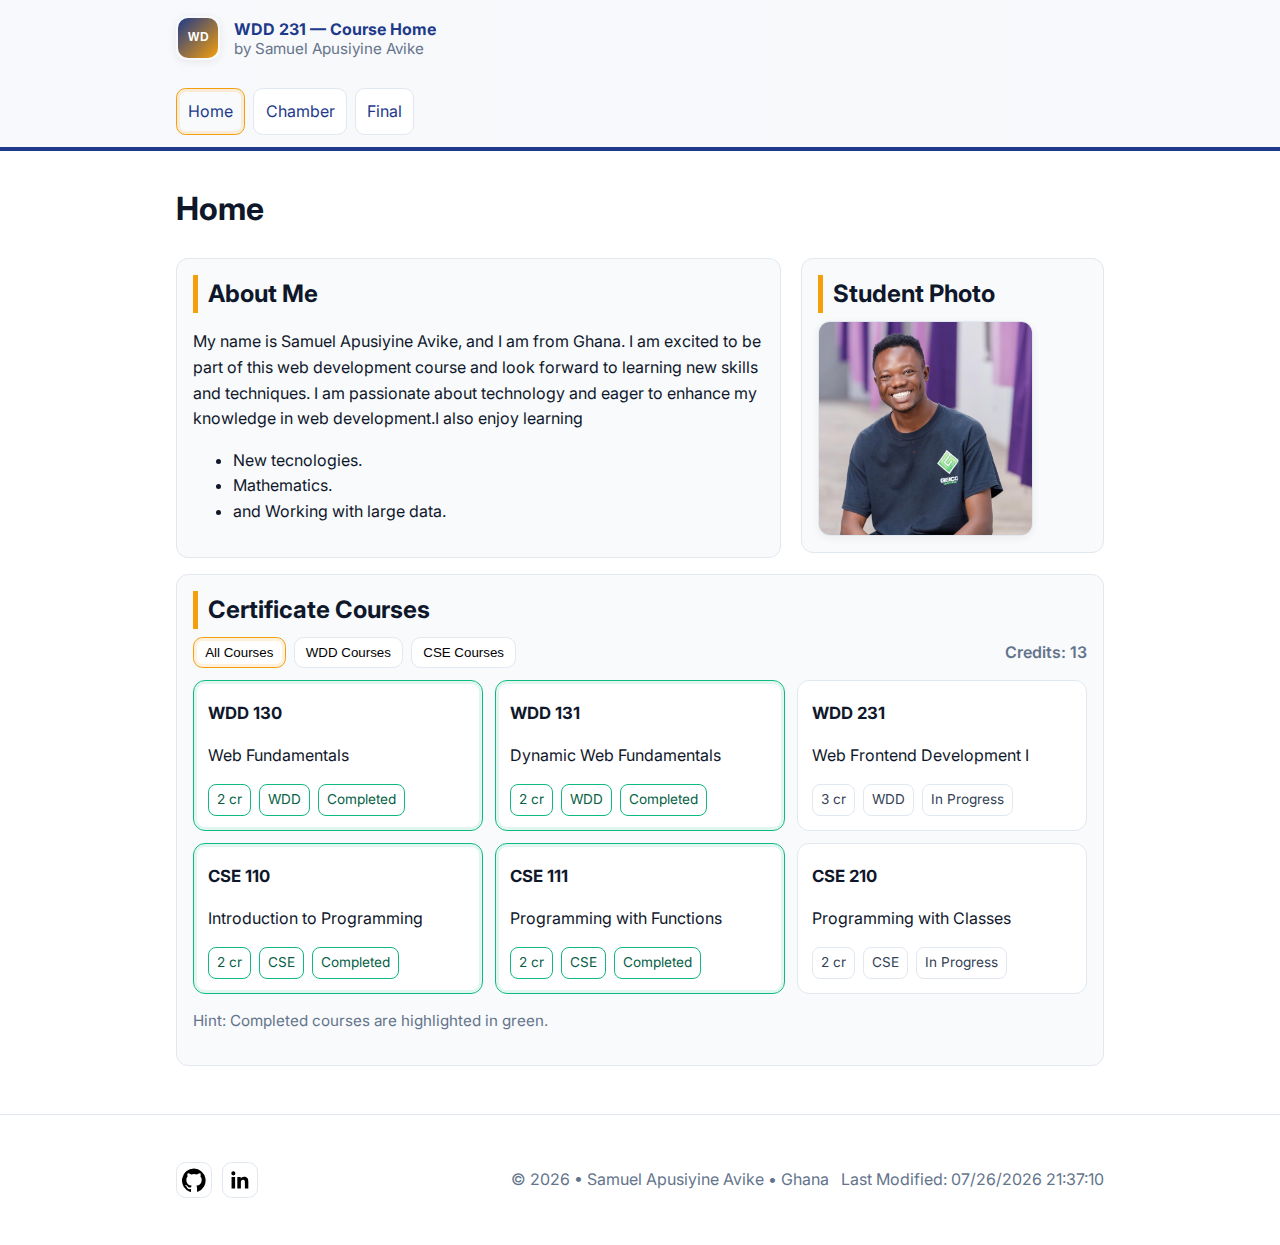
<file: index.html>
<!DOCTYPE html>
<html lang="en">
  <head>
    <meta charset="UTF-8" />
    <meta name="viewport" content="width=device-width, initial-scale=1.0" />

    <meta property="og:title" content="Courses" />
    <meta
      property="og:description"
      content="WDD 231 Course Home: links, course progress, and resources with responsive navigation."
    />
    <meta property="og:url" content="" />
    <meta property="og:image" content="" />

    <link rel="icon" href="images/favicon.ico" />

    <title>WDD 231 — Course Home</title>
    <meta
      name="description"
      content="WDD 231 Course Home: links, course progress, and resources with responsive navigation."
    />
    <meta name="author" content="Samuel Apusiyine Avike" />

    <!-- One Google Font (Inter)-->
    <link rel="preconnect" href="https://fonts.googleapis.com" />
    <link rel="preconnect" href="https://fonts.gstatic.com" crossorigin />
    <link
      href="https://fonts.googleapis.com/css2?family=Inter:wght@400;600;700&display=swap"
      rel="stylesheet"
    />

    <!-- Styles: base first, then larger  -->
    <link rel="stylesheet" href="styles/base.css" />
    <link rel="stylesheet" href="styles/larger.css" />

    <!-- JS with defer -->
    <script src="scripts/navigation.js" defer></script>
    <script src="scripts/date.js" defer></script>
    <script src="scripts/courses.js" defer></script>
  </head>
  <body>
    <header class="site-header">
      <div class="wrap brand">
        <a class="brand-link" href="./" aria-label="Home">
          <img
            src="images/logo.svg"
            alt="page-logo"
            class="logo"
            width="44"
            height="44"
          />
          <span class="brand-text">
            <span class="site-title">WDD 231 — Course Home</span>
            <span class="site-subtitle"
              >by <span id="studentName">Samuel Apusiyine Avike</span></span
            >
          </span>
        </a>

        <!-- Hamburger button (small screens) -->
        <button
          id="menuButton"
          class="menu-button hamburger"
          aria-expanded="false"
          aria-controls="siteNav"
          aria-label="Toggle navigation"
        ></button>
      </div>

      <nav id="siteNav" class="site-nav" aria-label="Primary">
        <ul>
          <li><a href="./" aria-current="page" class="active">Home</a></li>
          <li><a href="chamber/" title="Week 2 project link">Chamber</a></li>
          <li><a href="final/" title="Week 6 final project">Final</a></li>
        </ul>
      </nav>
    </header>

    <main class="wrap">
      <h1>Home</h1>

      <div class="intro-grid">
        <!-- About Me-->
        <section aria-labelledby="about-h">
          <h2 id="about-h">About Me</h2>
          <p>
            My name is Samuel Apusiyine Avike, and I am from Ghana. I am excited
            to be part of this web development course and look forward to
            learning new skills and techniques. I am passionate about technology
            and eager to enhance my knowledge in web development.I also enjoy
            learning
          </p>
          <ul>
            <li>New tecnologies.</li>
            <li>Mathematics.</li>
            <li>and Working with large data.</li>
          </ul>
        </section>

        <!-- Photo -->
        <section aria-labelledby="res-h">
          <h2 id="res-h">Student Photo</h2>
          <img
            src="images/student-photo.jpg"
            alt="A photo of Samuel Apusiyine Avike"
            width="150"
            class="student-photo"
          />
        </section>
      </div>

      <!--  Certificate Courses -->
      <section aria-labelledby="cert-h">
        <h2 id="cert-h">Certificate Courses</h2>

        <div class="controls" role="group" aria-label="Course filters">
          <button class="chip active" data-filter="all">All Courses</button>
          <button class="chip" data-filter="wdd">WDD Courses</button>
          <button class="chip" data-filter="cse">CSE Courses</button>
          <span class="credits" id="creditsTotal" aria-live="polite"></span>
        </div>

        <div
          id="coursesGrid"
          class="courses-grid"
          aria-live="polite"
          aria-busy="false"
        ></div>
        <p class="hint">Hint: Completed courses are highlighted in green.</p>
      </section>
    </main>

    <footer class="site-footer">
      <div class="wrap footer-grid">
        <div class="social">
          <a
            href="https://github.com/samuelavike1/wdd231"
            target="_blank"
            rel="noopener"
            aria-label="GitHub"
          >
            <svg width="24" height="24" aria-hidden="true" viewBox="0 0 24 24">
              <path
                d="M12 .5a12 12 0 0 0-3.79 23.39c.6.11.82-.26.82-.58v-2.24c-3.34.73-4.04-1.6-4.04-1.6-.55-1.38-1.34-1.75-1.34-1.75-1.09-.75.08-.74.08-.74 1.21.09 1.85 1.26 1.85 1.26 1.07 1.84 2.81 1.31 3.49 1 .11-.78.42-1.31.77-1.61-2.67-.31-5.48-1.34-5.48-5.95 0-1.31.47-2.37 1.25-3.21-.13-.31-.54-1.56.12-3.25 0 0 1.01-.32 3.3 1.23a11.5 11.5 0 0 1 6 0c2.28-1.55 3.29-1.23 3.29-1.23.67 1.69.25 2.94.12 3.25.78.84 1.25 1.9 1.25 3.21 0 4.62-2.81 5.64-5.49 5.95.43.37.82 1.1.82 2.22v3.29c0 .32.21.7.83.58A12 12 0 0 0 12 .5Z"
              />
            </svg>
          </a>
          <a
            href="https://www.linkedin.com/in/samuelavike"
            target="_blank"
            rel="noopener"
            aria-label="LinkedIn"
          >
            <svg width="24" height="24" aria-hidden="true" viewBox="0 0 24 24">
              <path
                d="M20.45 20.45h-3.55v-5.6c0-1.34-.02-3.07-1.87-3.07-1.87 0-2.16 1.46-2.16 2.97v5.7H9.32V9h3.41v1.56h.05c.47-.89 1.62-1.83 3.33-1.83 3.56 0 4.22 2.34 4.22 5.39v6.33ZM5.34 7.43a2.06 2.06 0 1 1 0-4.12 2.06 2.06 0 0 1 0 4.12Zm1.78 13.02H3.56V9h3.56v11.45Z"
              />
            </svg>
          </a>
        </div>

        <p>
          &copy; <span id="currentyear"></span> •
          <span id="footerName"></span> •
          <span id="footerLocation"></span>
        </p>

        <p id="lastModified" aria-live="polite">Last Modified:</p>
      </div>
    </footer>
  </body>
</html>
</file>
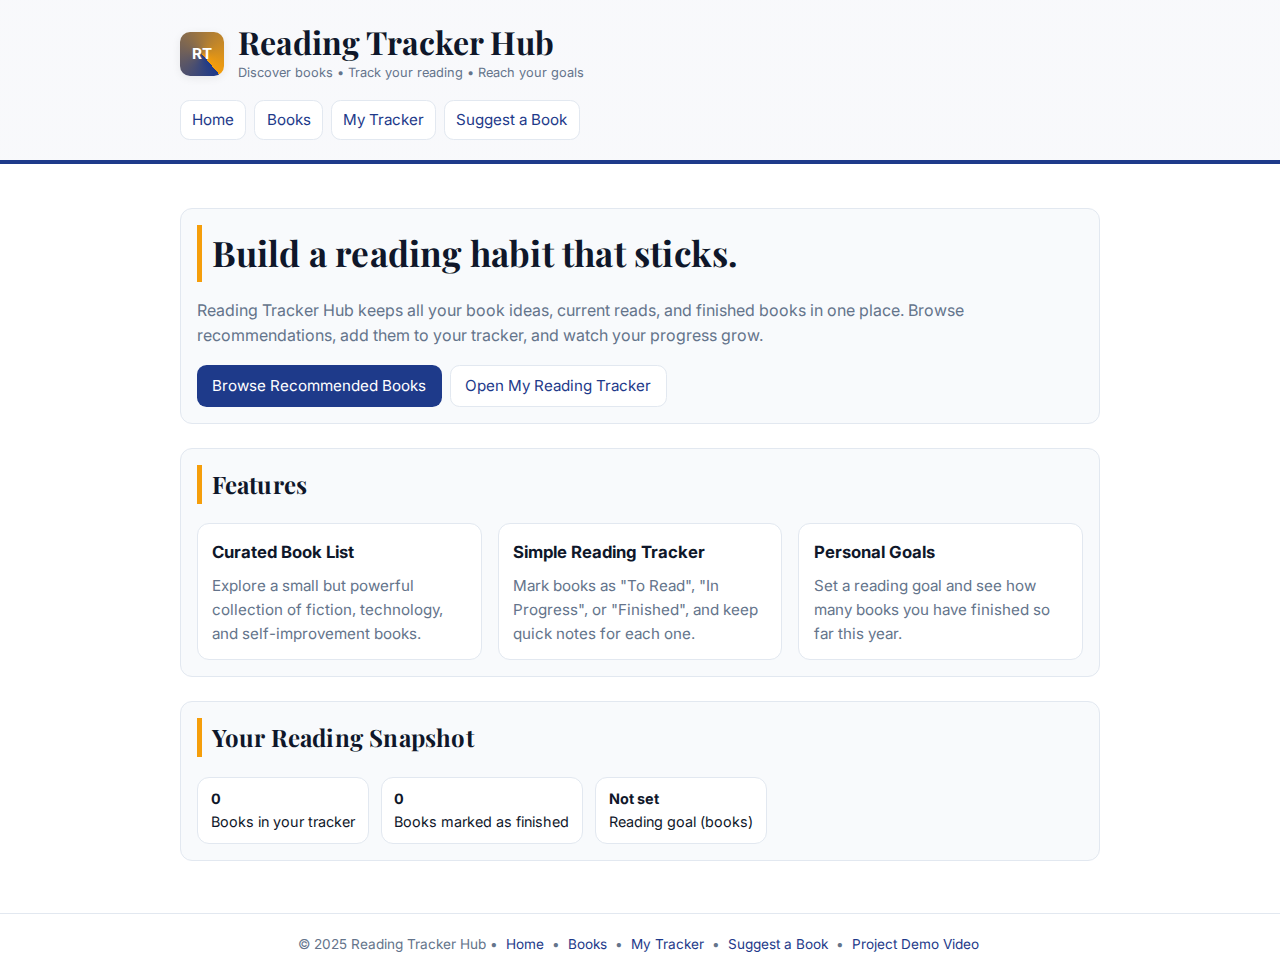
<file: finalproject/index.html>
<!DOCTYPE html>
<html lang="en">
  <head>
    <meta charset="utf-8" />
    <meta name="viewport" content="width=device-width,initial-scale=1" />
    <title>Reading Tracker Hub – Home</title>

    <meta
      name="description"
      content="Reading Tracker Hub helps you discover great books, track your reading progress, and stay motivated to reach your reading goals."
    />
    <meta name="author" content="Your Name" />

    <!-- Open Graph -->
    <meta property="og:title" content="Reading Tracker Hub" />
    <meta
      property="og:description"
      content="Discover books, track your reading, and reach your reading goals."
    />
    <meta
      property="og:image"
      content="https://samuelavike1.github.io/wdd231/finalproject/images/og-reading-tracker.jpg"
    />
    <meta property="og:type" content="website" />
    <meta
      property="og:url"
      content="https://samuelavike1.github.io/wdd231/finalproject/index.html"
    />

    <link rel="icon" href="images/favicon-rt.png" type="image/png" />

    <!-- Fonts -->
    <link rel="preconnect" href="https://fonts.googleapis.com" />
    <link rel="preconnect" href="https://fonts.gstatic.com" crossorigin />
    <link
      href="https://fonts.googleapis.com/css2?family=Inter:wght@400;600;700&family=Playfair+Display:wght@700&display=swap"
      rel="stylesheet"
    />

    <link rel="stylesheet" href="styles/base.css" />
    <link rel="stylesheet" href="styles/normalize.css" />
  </head>
  <body>
    <header>
      <div class="wrap">
        <div class="brand">
          <div class="logo" aria-hidden="true"></div>
          <div class="title">
            <h1>Reading Tracker Hub</h1>
            <small
              >Discover books • Track your reading • Reach your goals</small
            >
          </div>
        </div>
        <div class="navigation-wrapper">
          <button
            class="menu-toggle-btn"
            type="button"
            aria-label="Toggle navigation"
            aria-expanded="false"
          >
            <span class="bars" aria-hidden="true"></span>
            <span>Menu</span>
          </button>
          <nav class="navigation-menu" aria-label="Main navigation">
            <a href="index.html">Home</a>
            <a href="books.html">Books</a>
            <a href="tracker.html">My Tracker</a>
            <a href="form.html">Suggest a Book</a>
            <!-- <a href="attributions.html">Attributions</a> -->
          </nav>
        </div>
      </div>
    </header>

    <main class="wrap">
      <section class="hero">
        <div>
          <h2 class="hero-title">Build a reading habit that sticks.</h2>
          <p class="hero-lead">
            Reading Tracker Hub keeps all your book ideas, current reads, and
            finished books in one place. Browse recommendations, add them to
            your tracker, and watch your progress grow.
          </p>
          <div class="hero-actions">
            <a class="button button-primary" href="books.html"
              >Browse Recommended Books</a
            >
            <a class="button button-secondary" href="tracker.html"
              >Open My Reading Tracker</a
            >
          </div>
        </div>
      </section>

      <section aria-labelledby="features-h">
        <h2 id="features-h">Features</h2>
        <div class="layout-flex layout-cols-3">
          <article class="feature-box">
            <h3>Curated Book List</h3>
            <p>
              Explore a small but powerful collection of fiction, technology,
              and self-improvement books.
            </p>
          </article>
          <article class="feature-box">
            <h3>Simple Reading Tracker</h3>
            <p>
              Mark books as "To Read", "In Progress", or "Finished", and keep
              quick notes for each one.
            </p>
          </article>
          <article class="feature-box">
            <h3>Personal Goals</h3>
            <p>
              Set a reading goal and see how many books you have finished so far
              this year.
            </p>
          </article>
        </div>
      </section>

      <section aria-labelledby="stats-h">
        <h2 id="stats-h">Your Reading Snapshot</h2>
        <div class="stats-row">
          <div class="stat">
            <b><span data-stat="total-books">0</span></b>
            Books in your tracker
          </div>
          <div class="stat">
            <b><span data-stat="finished-books">0</span></b>
            Books marked as finished
          </div>
          <div class="stat">
            <b><span data-stat="goal">Not set</span></b>
            Reading goal (books)
          </div>
        </div>
      </section>
    </main>

    <footer>
      <span>© 2025 Reading Tracker Hub</span> • <a href="index.html">Home</a> •
      <a href="books.html">Books</a> • <a href="tracker.html">My Tracker</a> •
      <a href="form.html">Suggest a Book</a> •
      <!-- <a href="attributions.html">Attributions</a> • -->
      <a href="https://youtu.be/GO1c79sHPgQ" target="_blank" rel="noopener"
        >Project Demo Video</a
      >
    </footer>

    <script type="module" src="scripts/main.js"></script>
  </body>
</html>
</file>
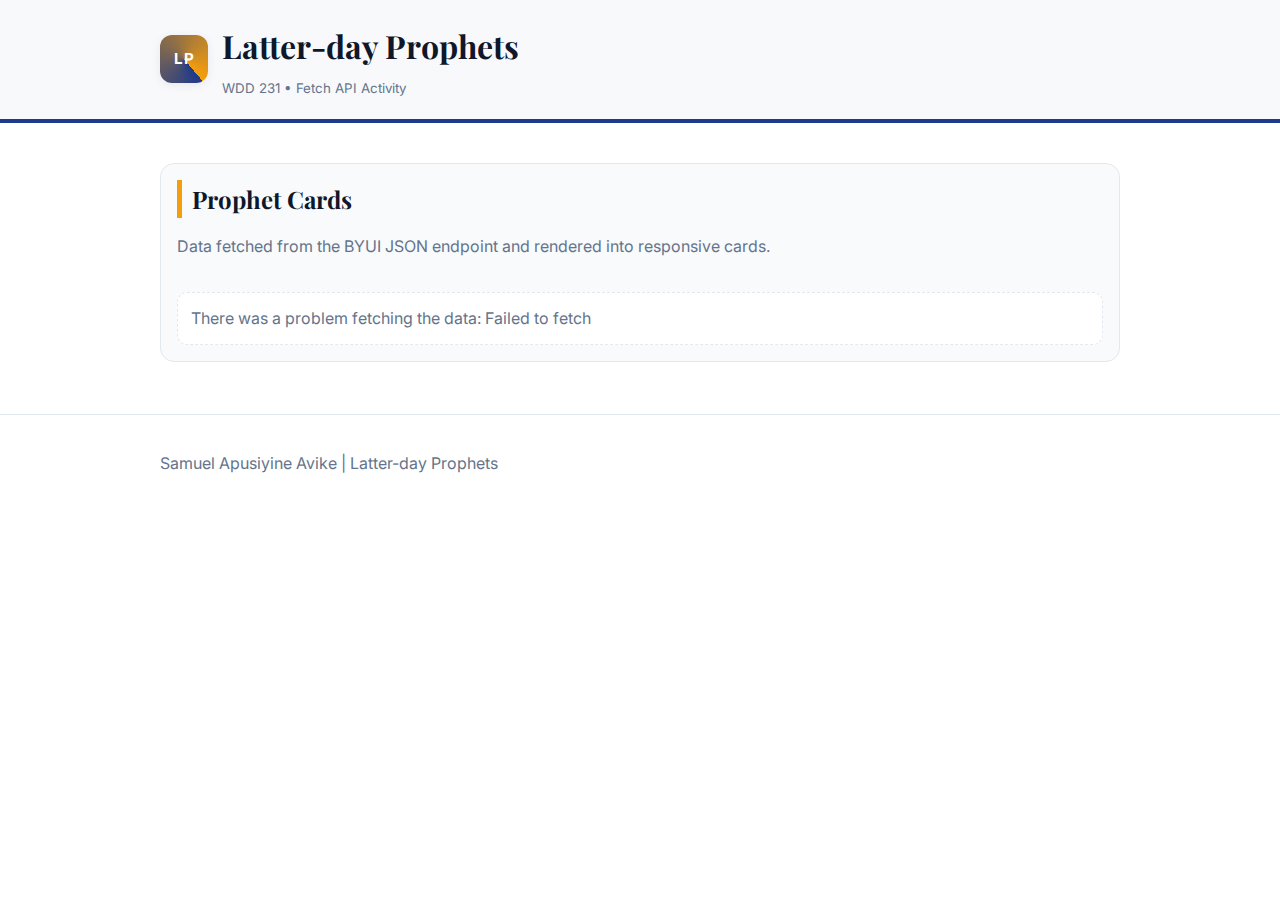
<file: prophets.html>
<!DOCTYPE html>
<html lang="en">
  <head>
    <meta charset="UTF-8" />
    <meta name="viewport" content="width=device-width, initial-scale=1.0" />
    <title>Latter-day Prophets</title>

    <!-- Fonts  -->
    <link rel="preconnect" href="https://fonts.googleapis.com" />
    <link rel="preconnect" href="https://fonts.gstatic.com" crossorigin />
    <link
      href="https://fonts.googleapis.com/css2?family=Inter:wght@400;600;700&family=Playfair+Display:wght@700&display=swap"
      rel="stylesheet"
    />

    <link rel="stylesheet" href="styles/prophets.css" />
    <script src="scripts/prophets.js" defer></script>
  </head>
  <body>
    <header>
      <div class="wrap brand">
        <div class="logo" aria-hidden="true"></div>
        <div class="title">
          <h1>Latter-day Prophets</h1>
          <small>WDD 231 • Fetch API Activity</small>
        </div>
      </div>
    </header>

    <main class="wrap">
      <section aria-labelledby="cards-heading" class="panel">
        <h2 id="cards-heading">Prophet Cards</h2>
        <p class="muted">
          Data fetched from the BYUI JSON endpoint and rendered into responsive
          cards.
        </p>
        <div id="cards" class="cards" role="list" aria-live="polite"></div>

        <!-- Minimal inline template for errors/loading -->
        <div id="status" class="status" hidden></div>
      </section>
    </main>

    <footer>
      <div class="wrap">Samuel Apusiyine Avike | Latter-day Prophets</div>
    </footer>
  </body>
</html>
</file>
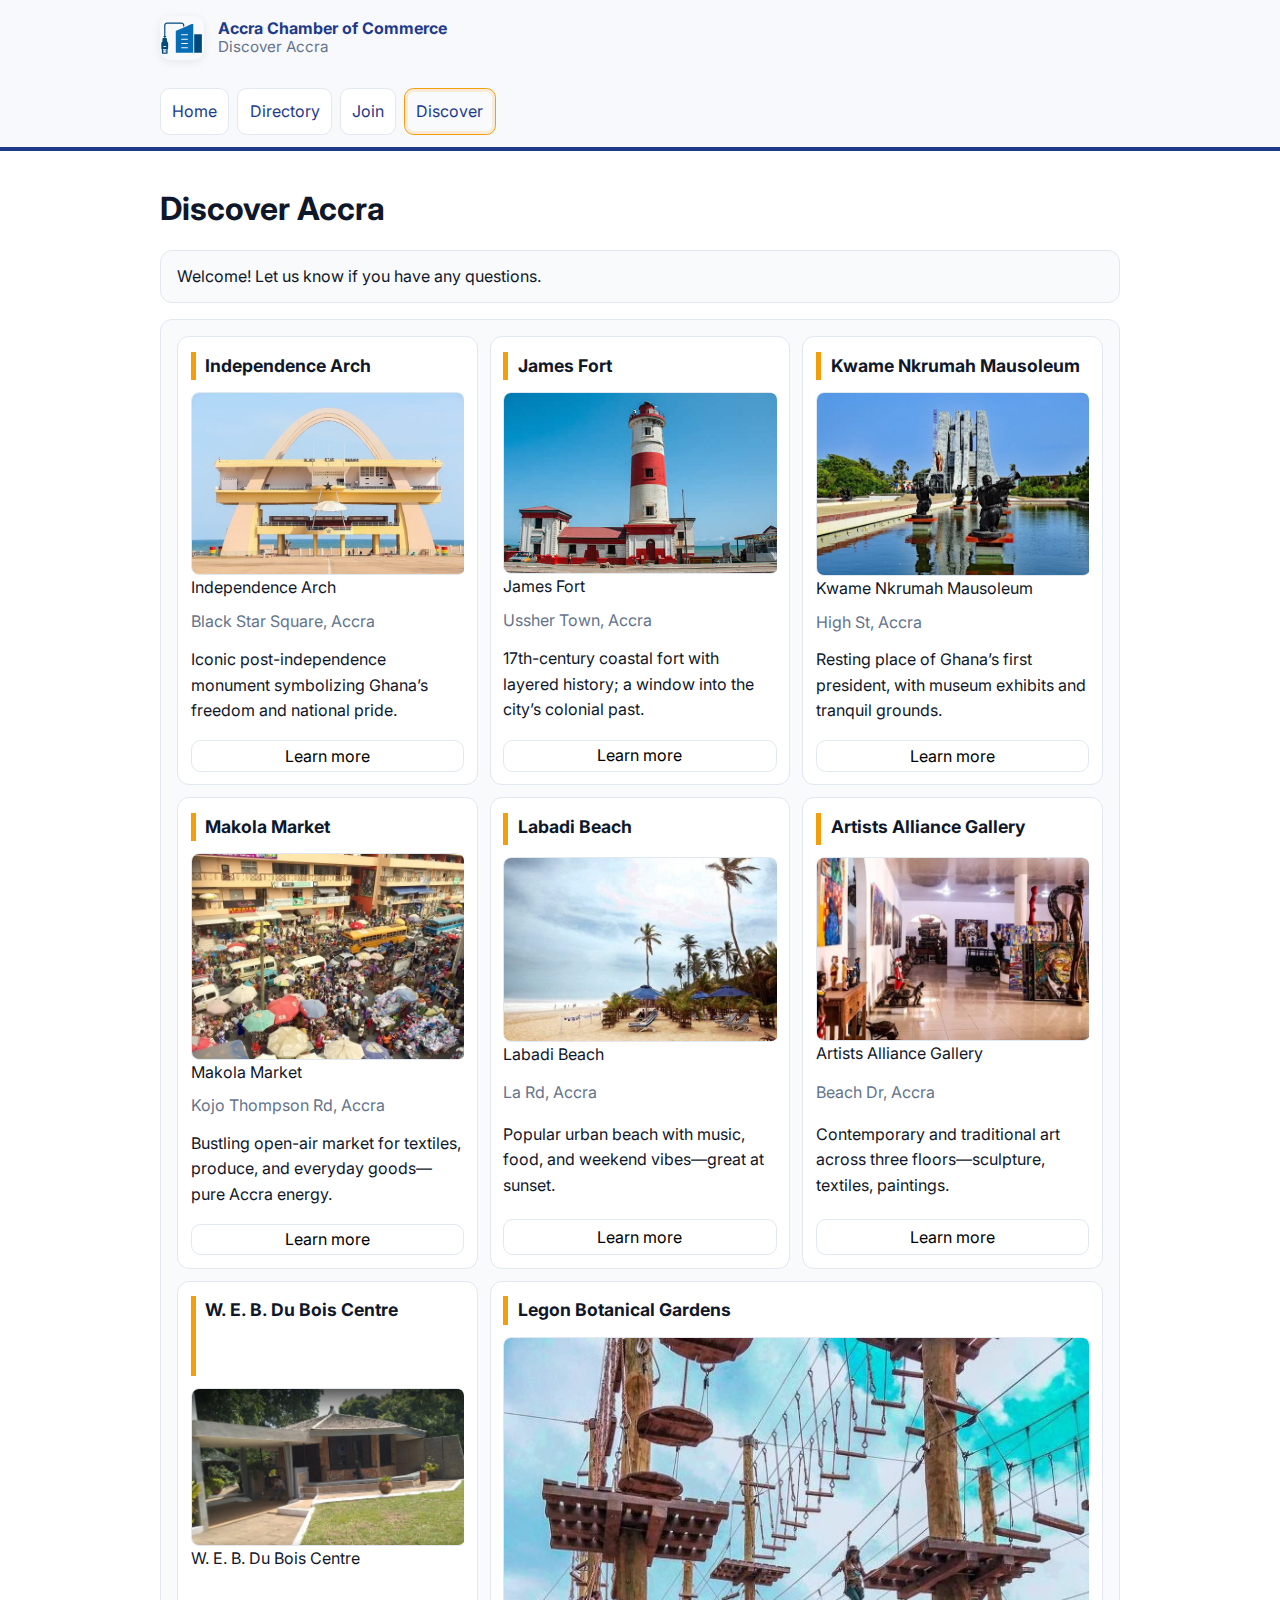
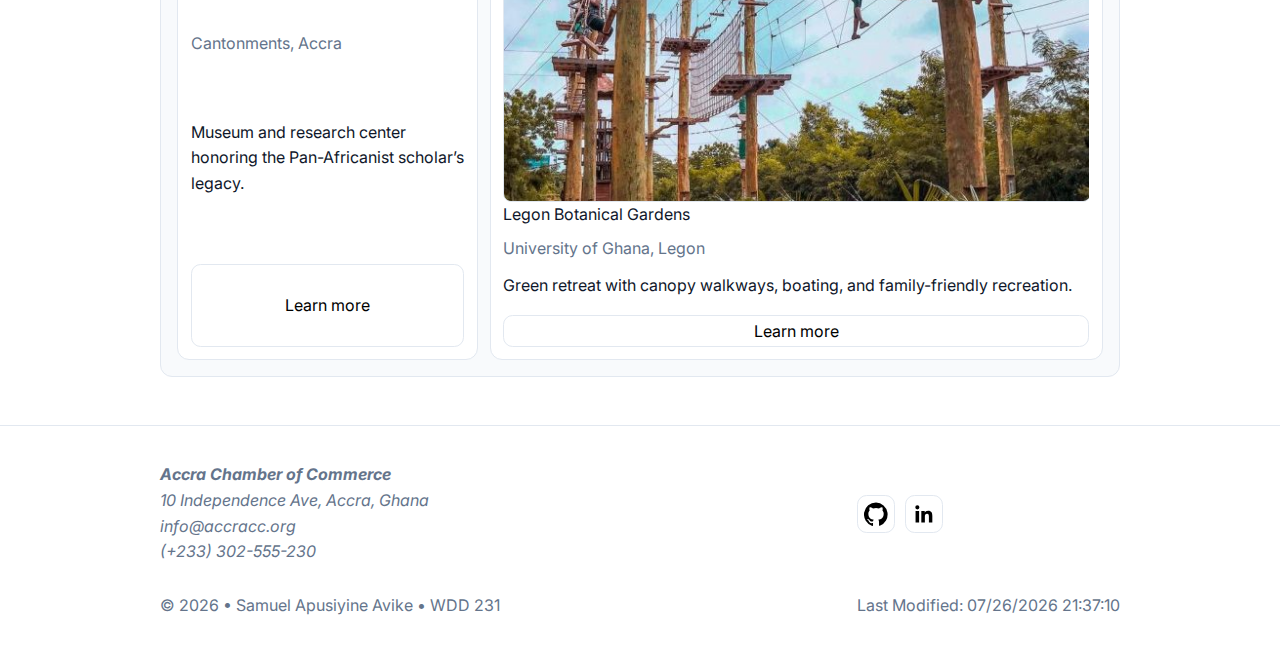
<file: chamber/discover.html>
<!DOCTYPE html>
<html lang="en">
  <head>
    <!-- Required first -->
    <meta charset="UTF-8" />
    <meta name="viewport" content="width=device-width, initial-scale=1.0" />

    <title>Accra Chamber — Discover Accra</title>
    <meta
      name="description"
      content="Discover highlights of Accra: landmarks, culture, markets, beaches, museums, and parks for visitors and businesses."
    />
    <meta name="author" content="Samuel Apusiyine Avike" />

    <!-- OG -->
    <meta property="og:title" content="Accra Chamber — Discover Accra" />
    <meta
      property="og:description"
      content="Eight must-see places in Accra for residents, visitors, and businesses."
    />
    <meta
      property="og:image"
      content="https://samuelavike1.github.io/wdd231/chamber/images/hero.jpg"
    />
    <meta
      property="og:url"
      content="https://samuelavike1.github.io/wdd231/chamber/discover.html"
    />

    <!-- Favicon -->
    <link rel="icon" href="favicon.svg" type="image/svg+xml" />

    <!-- Fonts & shared CSS -->
    <link rel="preconnect" href="https://fonts.googleapis.com" />
    <link rel="preconnect" href="https://fonts.gstatic.com" crossorigin />
    <link
      href="https://fonts.googleapis.com/css2?family=Inter:wght@400;600;700&display=swap"
      rel="stylesheet"
    />
    <link rel="stylesheet" href="styles/normalize.css" />
    <link rel="stylesheet" href="styles/base.css" />
    <link rel="stylesheet" href="styles/larger.css" />

    <!-- Page-specific CSS (grid areas + hover effect) -->
    <link rel="stylesheet" href="styles/discover.css" />

    <!-- JS -->
    <script src="scripts/navigation.js" defer></script>
    <script src="scripts/date.js" defer></script>
    <!-- Module to import .mjs data -->
    <script type="module" src="scripts/discover.js"></script>
  </head>
  <body>
    <header class="site-header">
      <div class="wrap brand">
        <a class="brand-link" href="./" aria-label="Home">
          <img
            src="images/logo.svg"
            alt=""
            class="logo"
            width="44"
            height="44"
          />
          <span class="brand-text">
            <span class="site-title">Accra Chamber of Commerce</span>
            <span class="site-subtitle">Discover Accra</span>
          </span>
        </a>
        <button
          id="menuButton"
          class="menu-button hamburger"
          aria-expanded="false"
          aria-controls="siteNav"
          aria-label="Toggle navigation"
        ></button>
      </div>
      <nav id="siteNav" class="site-nav" aria-label="Primary">
        <ul>
          <li><a href="index.html">Home</a></li>
          <li><a href="directory.html">Directory</a></li>
          <li><a href="join.html">Join</a></li>
          <li>
            <a href="discover.html" aria-current="page" class="active"
              >Discover</a
            >
          </li>
        </ul>
      </nav>
    </header>

    <main class="wrap">
      <h1>Discover Accra</h1>

      <!-- Last-visit message -->
      <section id="visitMsg" class="visit-msg" aria-live="polite"></section>

      <!-- Cards grid (8 items from module data) -->
      <section
        id="discoverGrid"
        class="discover-grid"
        aria-live="polite"
        aria-busy="true"
      >
        <!-- JS will inject 8 cards -->
      </section>
    </main>

    <footer class="site-footer">
      <div class="wrap footer-grid">
        <address>
          <b>Accra Chamber of Commerce</b><br />
          10 Independence Ave, Accra, Ghana<br />
          info@accracc.org<br />
          (+233) 302-555-230
        </address>

        <div class="social">
          <a
            href="https://github.com/samuelavike1/wdd231"
            target="_blank"
            rel="noopener"
            aria-label="GitHub"
          >
            <svg width="24" height="24" aria-hidden="true" viewBox="0 0 24 24">
              <path
                d="M12 .5a12 12 0 0 0-3.79 23.39c.6.11.82-.26.82-.58v-2.24c-3.34.73-4.04-1.6-4.04-1.6-.55-1.38-1.34-1.75-1.34-1.75-1.09-.75.08-.74.08-.74 1.21.09 1.85 1.26 1.85 1.26 1.07 1.84 2.81 1.31 3.49 1 .11-.78.42-1.31.77-1.61-2.67-.31-5.48-1.34-5.48-5.95 0-1.31.47-2.37 1.25-3.21-.13-.31-.54-1.56.12-3.25 0 0 1.01-.32 3.3 1.23a11.5 11.5 0 0 1 6 0c2.28-1.55 3.29-1.23 3.29-1.23.67 1.69.25 2.94.12 3.25.78.84 1.25 1.9 1.25 3.21 0 4.62-2.81 5.64-5.49 5.95.43.37.82 1.1.82 2.22v3.29c0 .32.21.7.83.58A12 12 0 0 0 12 .5Z"
              />
            </svg>
          </a>
          <a
            href="https://www.linkedin.com/in/samuelavike"
            target="_blank"
            rel="noopener"
            aria-label="LinkedIn"
          >
            <svg width="24" height="24" aria-hidden="true" viewBox="0 0 24 24">
              <path
                d="M20.45 20.45h-3.55v-5.6c0-1.34-.02-3.07-1.87-3.07-1.87 0-2.16 1.46-2.16 2.97v5.7H9.32V9h3.41v1.56h.05c.47-.89 1.62-1.83 3.33-1.83 3.56 0 4.22 2.34 4.22 5.39v6.33ZM5.34 7.43a2.06 2.06 0 1 1 0-4.12 2.06 2.06 0 0 1 0 4.12Zm1.78 13.02H3.56V9h3.56v11.45Z"
              />
            </svg>
          </a>
        </div>

        <p>
          &copy; <span id="currentyear"></span> • Samuel Apusiyine Avike • WDD
          231
        </p>
        <p id="lastModified" aria-live="polite">Last Modified:</p>
      </div>
    </footer>
  </body>
</html>
</file>
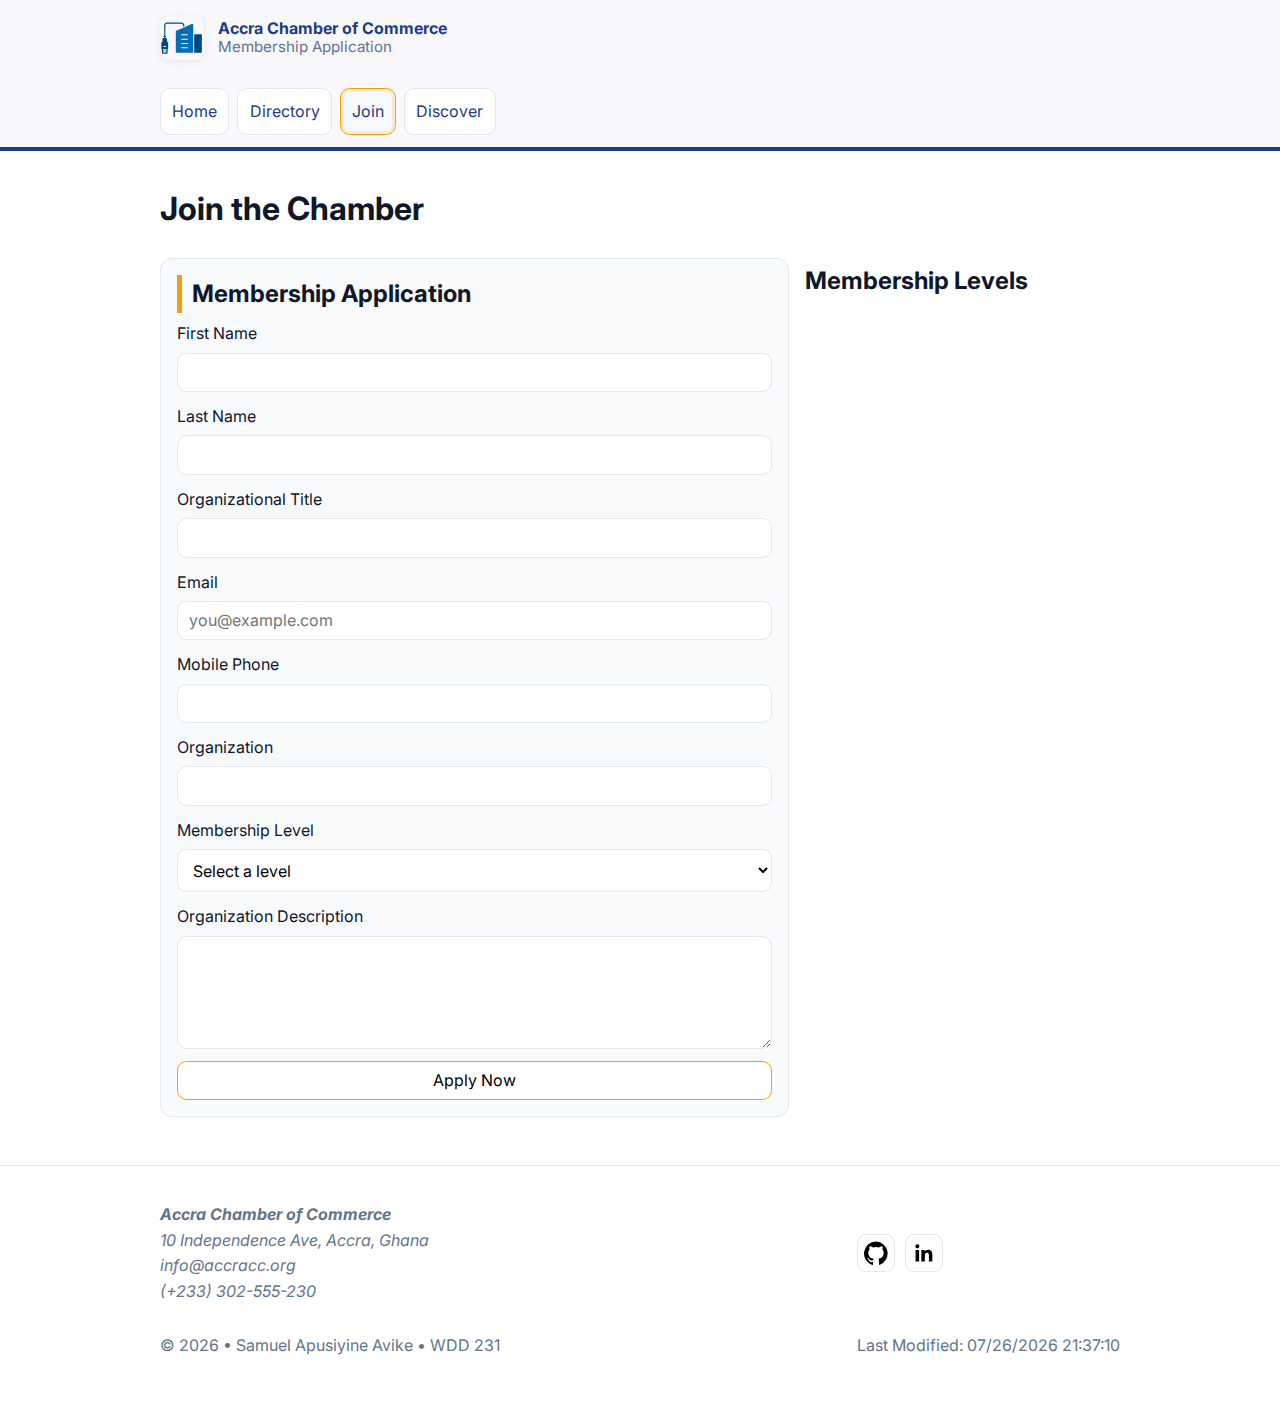
<file: chamber/join.html>
<!DOCTYPE html>
<html lang="en">
  <head>
    <!-- required first -->
    <meta charset="UTF-8" />
    <meta name="viewport" content="width=device-width, initial-scale=1.0" />
    <title>Accra Chamber — Join</title>
    <meta
      name="description"
      content="Apply to join the Accra Chamber of Commerce. Select a membership level and submit your organization details."
    />
    <meta name="author" content="Samuel Apusiyine Avike" />

    <!-- OG -->
    <meta property="og:title" content="Accra Chamber — Join" />
    <meta
      property="og:description"
      content="Become a member: NP, Bronze, Silver, and Gold levels."
    />
    <meta
      property="og:image"
      content="https://samuelavike1.github.io/wdd231/chamber/images/logo.svg"
    />
    <meta
      property="og:url"
      content="https://samuelavike1.github.io/wdd231/chamber/join.html"
    />

    <link rel="icon" href="favicon.svg" type="image/svg+xml" />

    <!-- fonts + css (same as other pages) -->
    <link rel="preconnect" href="https://fonts.googleapis.com" />
    <link rel="preconnect" href="https://fonts.gstatic.com" crossorigin />
    <link
      href="https://fonts.googleapis.com/css2?family=Inter:wght@400;600;700&display=swap"
      rel="stylesheet"
    />
    <link rel="stylesheet" href="styles/normalize.css" />
    <link rel="stylesheet" href="styles/base.css" />
    <link rel="stylesheet" href="styles/larger.css" />
    <!-- tiny page-specific helpers -->
    <link rel="stylesheet" href="styles/join.css" />

    <script src="scripts/navigation.js" defer></script>
    <script src="scripts/date.js" defer></script>
    <script src="scripts/join.js" defer></script>
  </head>
  <body>
    <header class="site-header">
      <div class="wrap brand">
        <a class="brand-link" href="./" aria-label="Home">
          <img
            src="images/logo.svg"
            alt=""
            class="logo"
            width="44"
            height="44"
          />
          <span class="brand-text">
            <span class="site-title">Accra Chamber of Commerce</span>
            <span class="site-subtitle">Membership Application</span>
          </span>
        </a>
        <button
          id="menuButton"
          class="menu-button hamburger"
          aria-expanded="false"
          aria-controls="siteNav"
          aria-label="Toggle navigation"
        ></button>
      </div>
      <nav id="siteNav" class="site-nav" aria-label="Primary">
        <ul>
          <li><a href="index.html">Home</a></li>
          <li><a href="directory.html">Directory</a></li>
          <li>
            <a href="join.html" aria-current="page" class="active">Join</a>
          </li>
          <li><a href="discover.html">Discover</a></li>
        </ul>
      </nav>
    </header>

    <main class="wrap">
      <h1>Join the Chamber</h1>

      <div class="join-grid">
        <!-- FORM -->
        <section aria-labelledby="form-h">
          <h2 id="form-h">Membership Application</h2>

          <!-- GET + action to thankyou.html -->
          <form
            method="get"
            action="thankyou.html"
            class="join-form"
            novalidate
          >
            <!-- first name -->
            <label title="Enter your given name">
              First Name
              <input
                required
                type="text"
                name="firstName"
                autocomplete="given-name"
                title="First name"
              />
            </label>

            <!-- last name -->
            <label title="Enter your family name">
              Last Name
              <input
                required
                type="text"
                name="lastName"
                autocomplete="family-name"
                title="Last name"
              />
            </label>

            <!-- organizational title -->
            <label
              title="Your organizational title (letters, spaces, hyphens; min 7)"
            >
              Organizational Title
              <input
                type="text"
                name="orgTitle"
                autocomplete="organization-title"
                pattern="[A-Za-z\- ]{7,}"
                title="Use only letters, hyphens, and spaces; minimum 7 characters."
              />
            </label>

            <!-- email -->
            <label title="Your work email address">
              Email
              <input
                required
                type="email"
                name="email"
                autocomplete="email"
                placeholder="you@example.com"
                title="Valid email address"
              />
            </label>

            <!-- mobile -->
            <label title="Your mobile phone number">
              Mobile Phone
              <input
                required
                type="tel"
                name="mobile"
                autocomplete="tel"
                title="Mobile phone number"
              />
            </label>

            <!-- organization name -->
            <label title="Your business/organization name">
              Organization
              <input
                required
                type="text"
                name="organization"
                autocomplete="organization"
                title="Business or organization name"
              />
            </label>

            <!-- membership level -->
            <label title="Select your membership level">
              Membership Level
              <select
                name="membership"
                required
                title="Choose a membership level"
              >
                <option value="" disabled selected>Select a level</option>
                <option value="np">NP Membership (Nonprofit)</option>
                <option value="bronze">Bronze Membership</option>
                <option value="silver">Silver Membership</option>
                <option value="gold">Gold Membership</option>
              </select>
            </label>

            <!-- description -->
            <label title="Brief description of your business or organization">
              Organization Description
              <textarea
                name="description"
                rows="5"
                title="Organization description"
              ></textarea>
            </label>

            <!-- timestamp (hidden) -->
            <input type="hidden" name="timestamp" id="timestamp" />

            <input type="submit" value="Apply Now" class="cta-btn" />
          </form>
        </section>

        <!-- MEMBERSHIP CARDS -->
        <aside aria-labelledby="levels-h">
          <h2 id="levels-h">Membership Levels</h2>

          <div class="levels">
            <article class="level-card np">
              <h3>NP Membership</h3>
              <p>For non-profit organizations. No fee.</p>
              <button
                type="button"
                class="level-more"
                data-target="modal-np"
                aria-haspopup="dialog"
              >
                Benefits
              </button>
            </article>

            <article class="level-card bronze">
              <h3>Bronze</h3>
              <p>Starter visibility and events access.</p>
              <button
                type="button"
                class="level-more"
                data-target="modal-bronze"
                aria-haspopup="dialog"
              >
                Benefits
              </button>
            </article>

            <article class="level-card silver">
              <h3>Silver</h3>
              <p>Added promotion and training perks.</p>
              <button
                type="button"
                class="level-more"
                data-target="modal-silver"
                aria-haspopup="dialog"
              >
                Benefits
              </button>
            </article>

            <article class="level-card gold">
              <h3>Gold</h3>
              <p>Premium exposure and exclusive events.</p>
              <button
                type="button"
                class="level-more"
                data-target="modal-gold"
                aria-haspopup="dialog"
              >
                Benefits
              </button>
            </article>
          </div>
        </aside>
      </div>

      <!-- DIALOG MODALS -->
      <dialog id="modal-np" aria-labelledby="np-title">
        <h3 id="np-title">NP Membership Benefits</h3>
        <ul>
          <li>No annual fee for registered nonprofits</li>
          <li>Community service spotlights</li>
          <li>Access to networking breakfasts</li>
        </ul>
        <button type="button" class="chip modal-close" data-close="modal-np">
          Close
        </button>
      </dialog>

      <dialog id="modal-bronze" aria-labelledby="bronze-title">
        <h3 id="bronze-title">Bronze Benefits</h3>
        <ul>
          <li>Directory listing + link</li>
          <li>Member pricing for events</li>
          <li>Quarterly training invites</li>
        </ul>
        <button type="button" class="chip modal-close" data-close="modal-np">
          Close
        </button>
      </dialog>

      <dialog id="modal-silver" aria-labelledby="silver-title">
        <h3 id="silver-title">Silver Benefits</h3>
        <ul>
          <li>Homepage spotlight eligibility</li>
          <li>Two free workshop passes / year</li>
          <li>Social media mentions</li>
        </ul>
        <button type="button" class="chip modal-close" data-close="modal-np">
          Close
        </button>
      </dialog>

      <dialog id="modal-gold" aria-labelledby="gold-title">
        <h3 id="gold-title">Gold Benefits</h3>
        <ul>
          <li>Guaranteed quarterly spotlight</li>
          <li>VIP access to keynote events</li>
          <li>Premium directory placement</li>
        </ul>
        <button type="button" class="chip modal-close" data-close="modal-np">
          Close
        </button>
      </dialog>
    </main>

    <footer class="site-footer">
      <div class="wrap footer-grid">
        <address>
          <b>Accra Chamber of Commerce</b><br />
          10 Independence Ave, Accra, Ghana<br />
          info@accracc.org<br />
          (+233) 302-555-230
        </address>

        <div class="social">
          <a
            href="https://github.com/samuelavike1/wdd231"
            target="_blank"
            rel="noopener"
            aria-label="GitHub"
          >
            <svg width="24" height="24" aria-hidden="true" viewBox="0 0 24 24">
              <path
                d="M12 .5a12 12 0 0 0-3.79 23.39c.6.11.82-.26.82-.58v-2.24c-3.34.73-4.04-1.6-4.04-1.6-.55-1.38-1.34-1.75-1.34-1.75-1.09-.75.08-.74.08-.74 1.21.09 1.85 1.26 1.85 1.26 1.07 1.84 2.81 1.31 3.49 1 .11-.78.42-1.31.77-1.61-2.67-.31-5.48-1.34-5.48-5.95 0-1.31.47-2.37 1.25-3.21-.13-.31-.54-1.56.12-3.25 0 0 1.01-.32 3.3 1.23a11.5 11.5 0 0 1 6 0c2.28-1.55 3.29-1.23 3.29-1.23.67 1.69.25 2.94.12 3.25.78.84 1.25 1.9 1.25 3.21 0 4.62-2.81 5.64-5.49 5.95.43.37.82 1.1.82 2.22v3.29c0 .32.21.7.83.58A12 12 0 0 0 12 .5Z"
              />
            </svg>
          </a>
          <a
            href="https://www.linkedin.com/in/samuelavike"
            target="_blank"
            rel="noopener"
            aria-label="LinkedIn"
          >
            <svg width="24" height="24" aria-hidden="true" viewBox="0 0 24 24">
              <path
                d="M20.45 20.45h-3.55v-5.6c0-1.34-.02-3.07-1.87-3.07-1.87 0-2.16 1.46-2.16 2.97v5.7H9.32V9h3.41v1.56h.05c.47-.89 1.62-1.83 3.33-1.83 3.56 0 4.22 2.34 4.22 5.39v6.33ZM5.34 7.43a2.06 2.06 0 1 1 0-4.12 2.06 2.06 0 0 1 0 4.12Zm1.78 13.02H3.56V9h3.56v11.45Z"
              />
            </svg>
          </a>
        </div>

        <p>
          &copy; <span id="currentyear"></span> • Samuel Apusiyine Avike • WDD
          231
        </p>
        <p id="lastModified" aria-live="polite">Last Modified:</p>
      </div>
    </footer>
  </body>
</html>
</file>
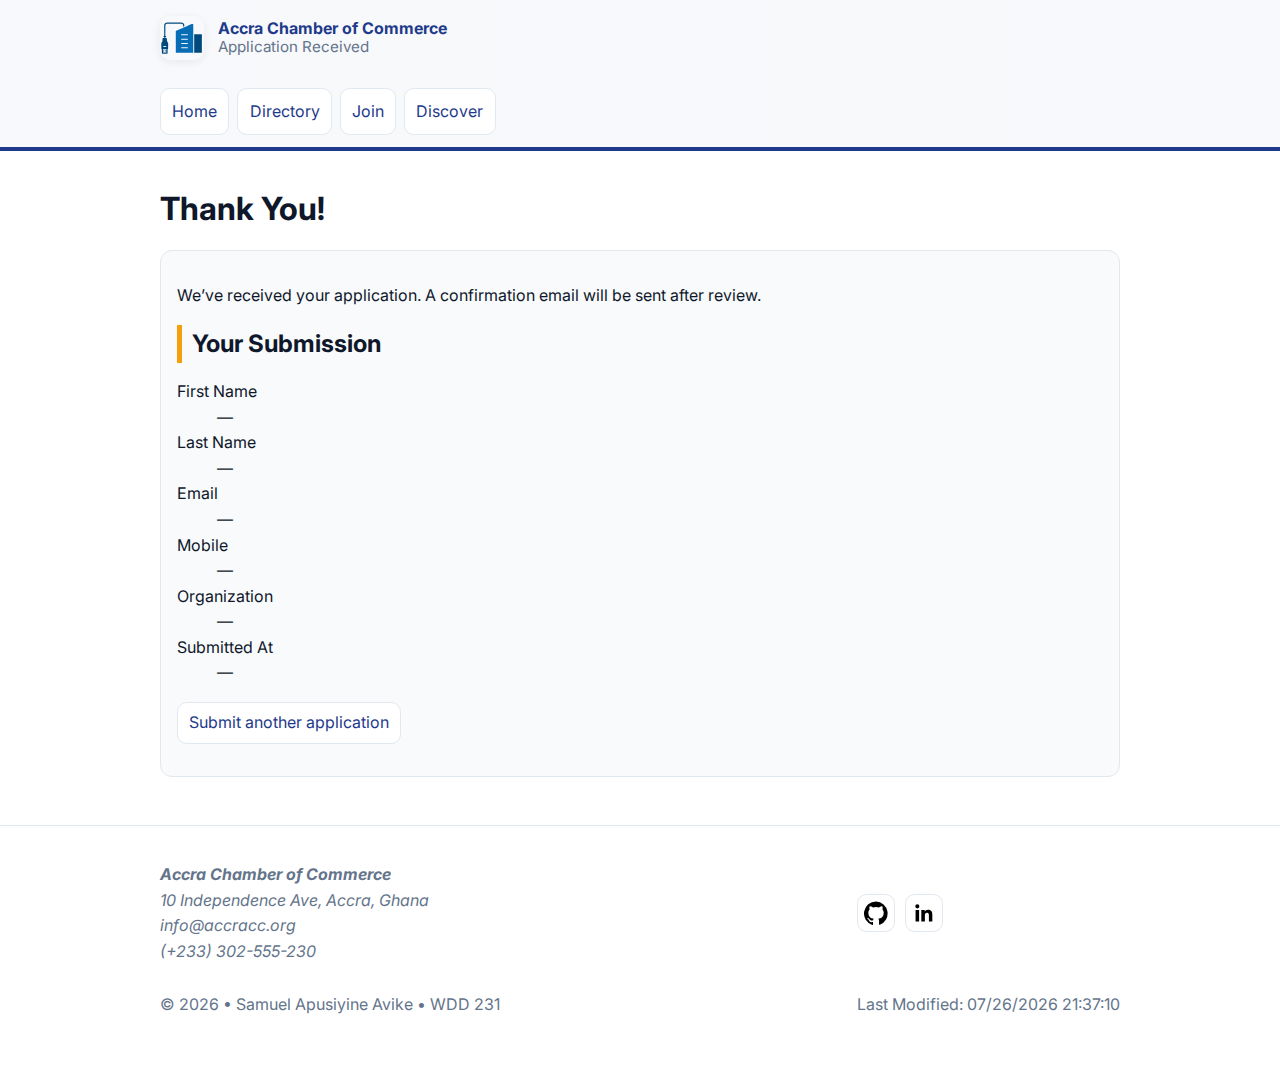
<file: chamber/thankyou.html>
<!DOCTYPE html>
<html lang="en">
  <head>
    <meta charset="UTF-8" />
    <meta name="viewport" content="width=device-width, initial-scale=1.0" />
    <title>Accra Chamber — Thank You</title>
    <meta
      name="description"
      content="Thank you for applying to join the Accra Chamber of Commerce."
    />
    <meta name="author" content="Samuel Apusiyine Avike" />

    <link rel="icon" href="favicon.svg" type="image/svg+xml" />

    <!-- fonts + css -->
    <link rel="preconnect" href="https://fonts.googleapis.com" />
    <link rel="preconnect" href="https://fonts.gstatic.com" crossorigin />
    <link
      href="https://fonts.googleapis.com/css2?family=Inter:wght@400;600;700&display=swap"
      rel="stylesheet"
    />
    <link rel="stylesheet" href="styles/normalize.css" />
    <link rel="stylesheet" href="styles/base.css" />
    <link rel="stylesheet" href="styles/larger.css" />

    <script>
      // Render required fields from query string
      document.addEventListener("DOMContentLoaded", () => {
        const p = new URLSearchParams(location.search);
        const show = (id, key) => {
          const el = document.getElementById(id);
          if (el) el.textContent = p.get(key) || "—";
        };
        show("vFirst", "firstName");
        show("vLast", "lastName");
        show("vEmail", "email");
        show("vMobile", "mobile");
        show("vOrg", "organization");
        show("vTime", "timestamp");
      });
    </script>
  </head>
  <body>
    <header class="site-header">
      <div class="wrap brand">
        <a class="brand-link" href="./" aria-label="Home">
          <img
            src="images/logo.svg"
            alt=""
            class="logo"
            width="44"
            height="44"
          />
          <span class="brand-text">
            <span class="site-title">Accra Chamber of Commerce</span>
            <span class="site-subtitle">Application Received</span>
          </span>
        </a>
        <button
          id="menuButton"
          class="menu-button hamburger"
          aria-expanded="false"
          aria-controls="siteNav"
          aria-label="Toggle navigation"
        ></button>
      </div>
      <nav id="siteNav" class="site-nav" aria-label="Primary">
        <ul>
          <li><a href="index.html">Home</a></li>
          <li><a href="directory.html">Directory</a></li>
          <li><a href="join.html">Join</a></li>
          <li><a href="discover.html">Discover</a></li>
        </ul>
      </nav>
    </header>

    <main class="wrap">
      <h1>Thank You!</h1>
      <section>
        <p>
          We’ve received your application. A confirmation email will be sent
          after review.
        </p>

        <h2>Your Submission</h2>
        <dl class="submission">
          <dt>First Name</dt>
          <dd id="vFirst">—</dd>
          <dt>Last Name</dt>
          <dd id="vLast">—</dd>
          <dt>Email</dt>
          <dd id="vEmail">—</dd>
          <dt>Mobile</dt>
          <dd id="vMobile">—</dd>
          <dt>Organization</dt>
          <dd id="vOrg">—</dd>
          <dt>Submitted At</dt>
          <dd id="vTime">—</dd>
        </dl>
        <p><a href="join.html" class="chip">Submit another application</a></p>
      </section>
    </main>

    <footer class="site-footer">
      <div class="wrap footer-grid">
        <address>
          <b>Accra Chamber of Commerce</b><br />
          10 Independence Ave, Accra, Ghana<br />
          info@accracc.org<br />
          (+233) 302-555-230
        </address>

        <div class="social">
          <a
            href="https://github.com/samuelavike1/wdd231"
            target="_blank"
            rel="noopener"
            aria-label="GitHub"
          >
            <svg width="24" height="24" aria-hidden="true" viewBox="0 0 24 24">
              <path
                d="M12 .5a12 12 0 0 0-3.79 23.39c.6.11.82-.26.82-.58v-2.24c-3.34.73-4.04-1.6-4.04-1.6-.55-1.38-1.34-1.75-1.34-1.75-1.09-.75.08-.74.08-.74 1.21.09 1.85 1.26 1.85 1.26 1.07 1.84 2.81 1.31 3.49 1 .11-.78.42-1.31.77-1.61-2.67-.31-5.48-1.34-5.48-5.95 0-1.31.47-2.37 1.25-3.21-.13-.31-.54-1.56.12-3.25 0 0 1.01-.32 3.3 1.23a11.5 11.5 0 0 1 6 0c2.28-1.55 3.29-1.23 3.29-1.23.67 1.69.25 2.94.12 3.25.78.84 1.25 1.9 1.25 3.21 0 4.62-2.81 5.64-5.49 5.95.43.37.82 1.1.82 2.22v3.29c0 .32.21.7.83.58A12 12 0 0 0 12 .5Z"
              />
            </svg>
          </a>
          <a
            href="https://www.linkedin.com/in/samuelavike"
            target="_blank"
            rel="noopener"
            aria-label="LinkedIn"
          >
            <svg width="24" height="24" aria-hidden="true" viewBox="0 0 24 24">
              <path
                d="M20.45 20.45h-3.55v-5.6c0-1.34-.02-3.07-1.87-3.07-1.87 0-2.16 1.46-2.16 2.97v5.7H9.32V9h3.41v1.56h.05c.47-.89 1.62-1.83 3.33-1.83 3.56 0 4.22 2.34 4.22 5.39v6.33ZM5.34 7.43a2.06 2.06 0 1 1 0-4.12 2.06 2.06 0 0 1 0 4.12Zm1.78 13.02H3.56V9h3.56v11.45Z"
              />
            </svg>
          </a>
        </div>

        <p>
          &copy; <span id="currentyear"></span> • Samuel Apusiyine Avike • WDD
          231
        </p>
        <p id="lastModified" aria-live="polite">Last Modified:</p>
      </div>
    </footer>
    <script src="scripts/navigation.js" defer></script>
    <script src="scripts/date.js" defer></script>
  </body>
</html>
</file>
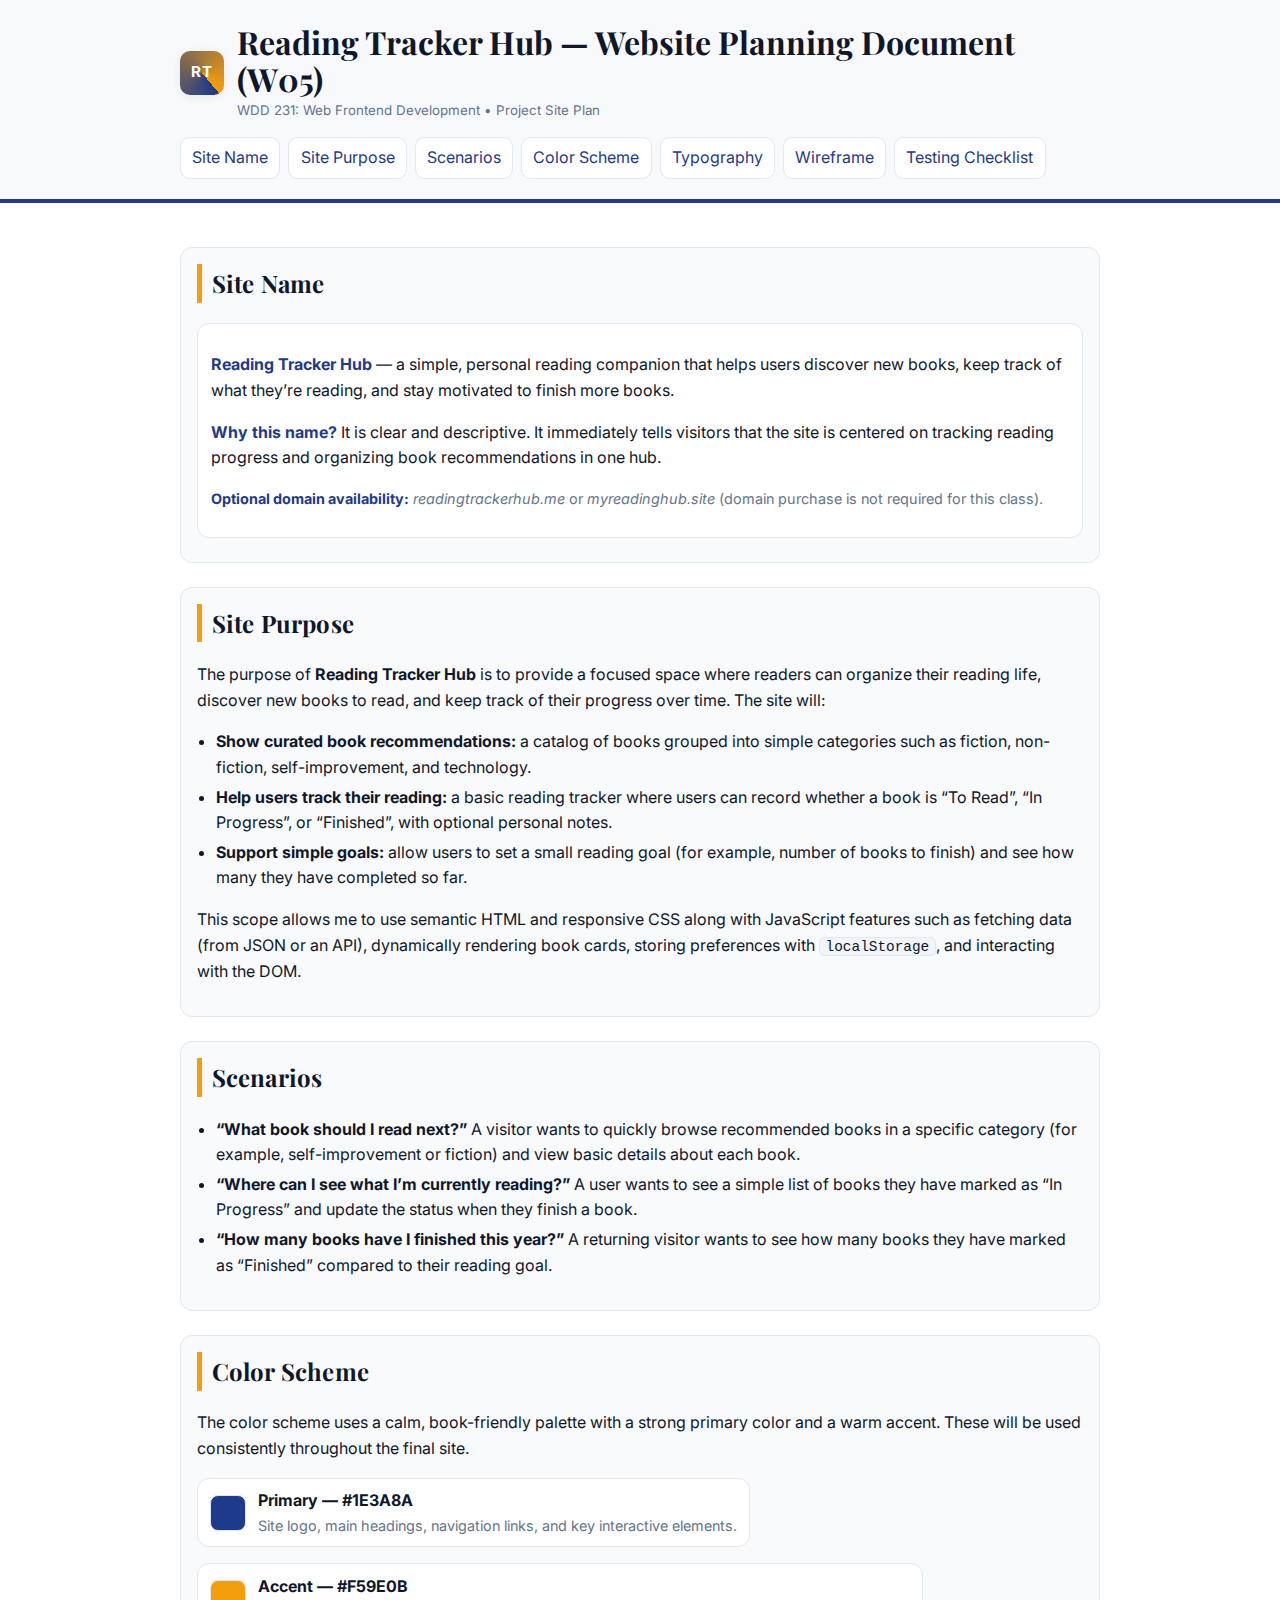
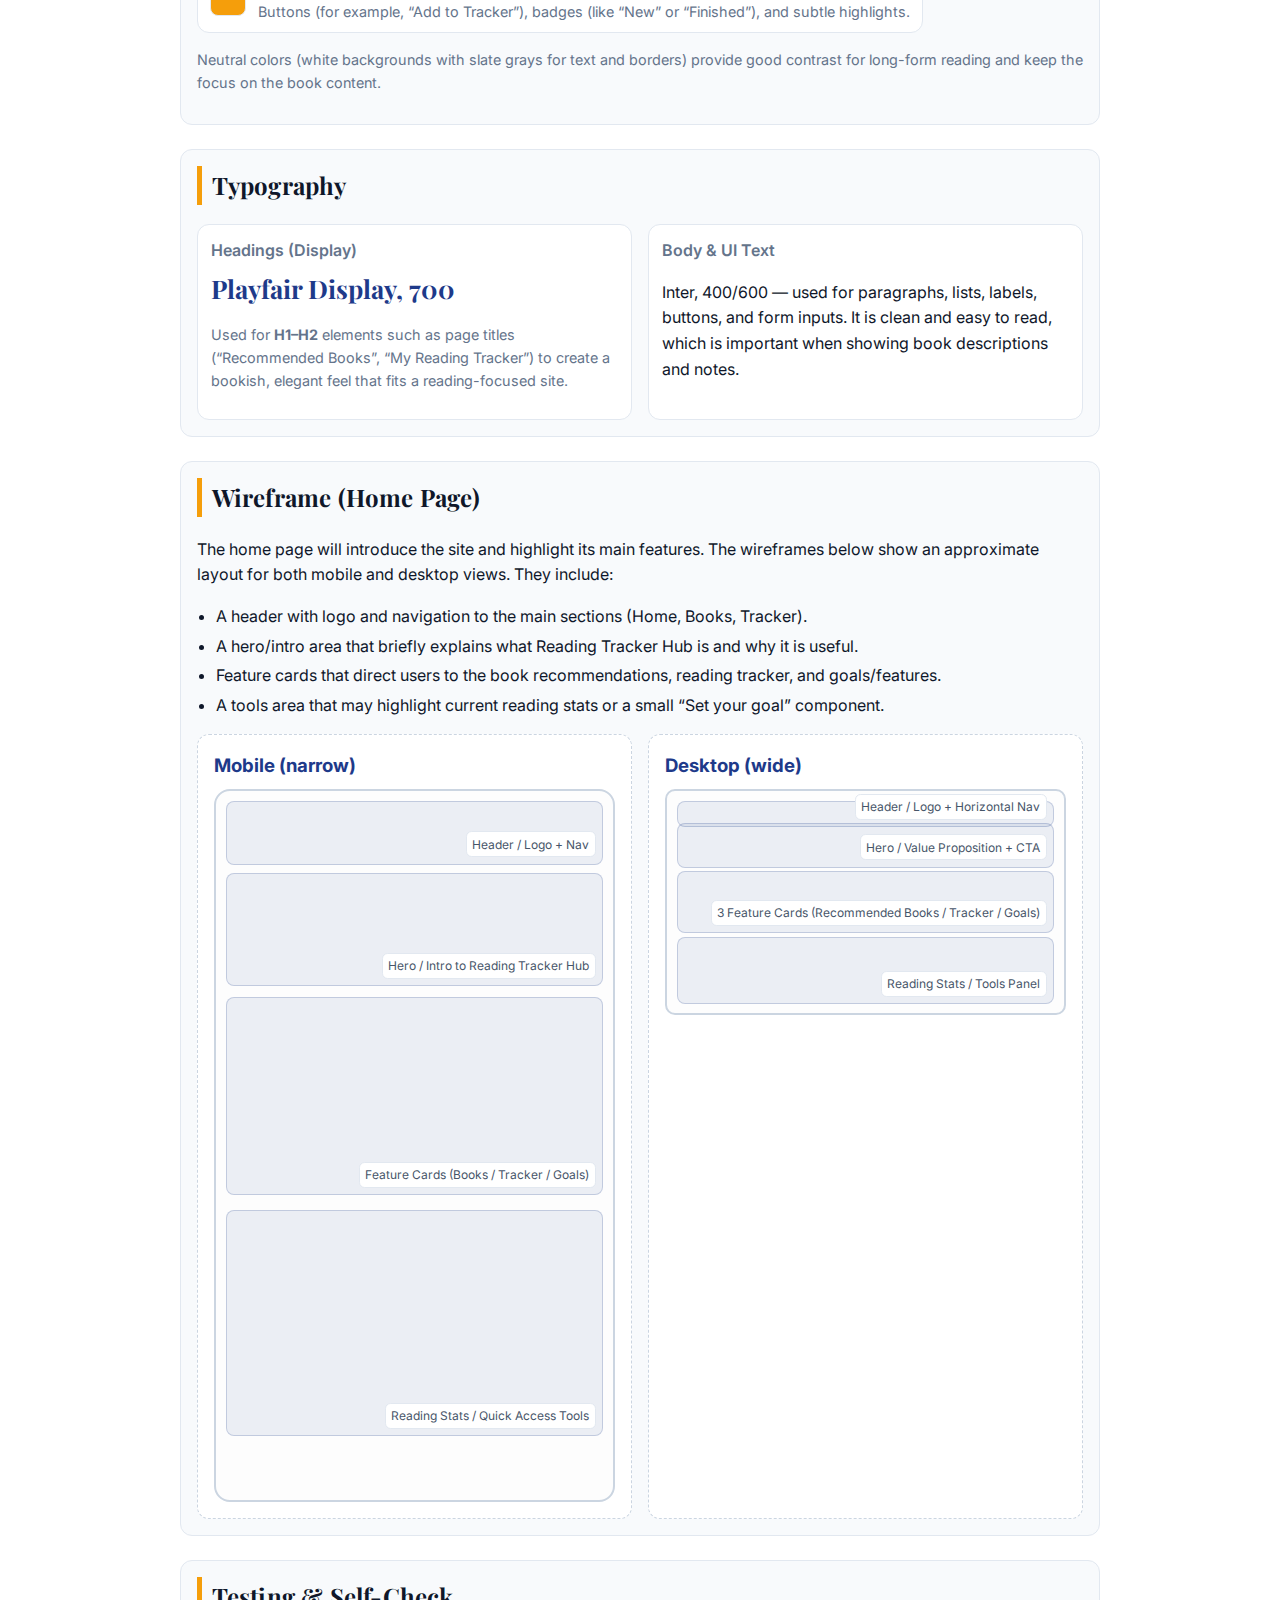
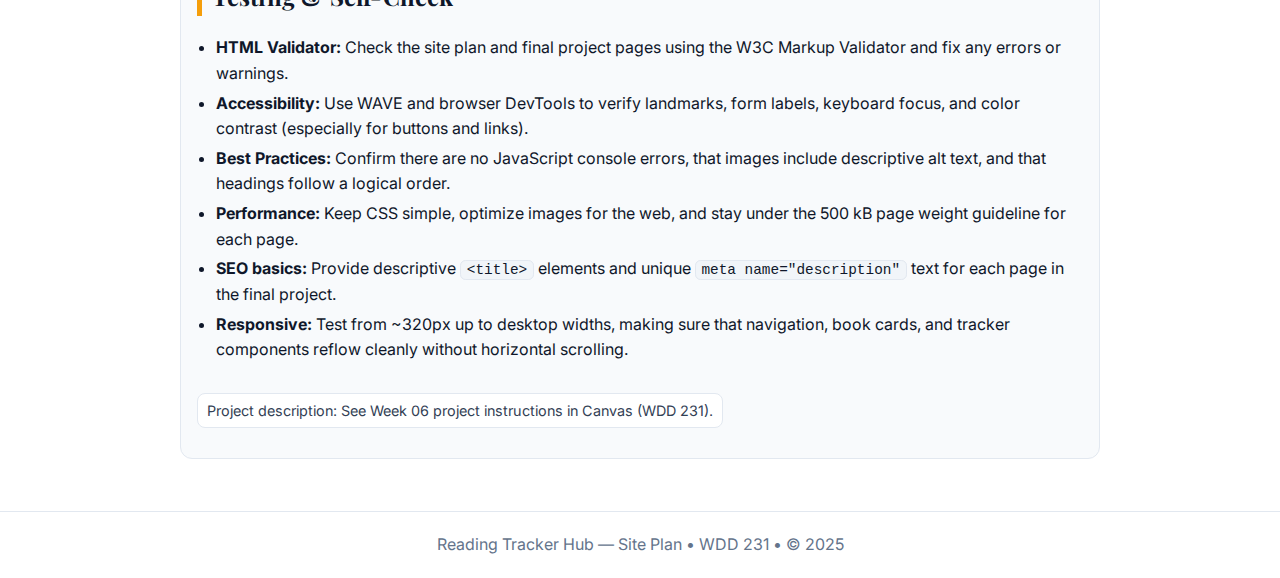
<file: final/siteplan.html>
<!DOCTYPE html>
<html lang="en">
  <head>
    <meta charset="utf-8" />
    <meta name="viewport" content="width=device-width,initial-scale=1" />
    <title>Reading Tracker Hub — W05 Website Planning Document</title>

    <!-- Typography (1–3 fonts) -->
    <link
      href="https://fonts.googleapis.com/css2?family=Inter:wght@400;600;700&family=Playfair+Display:wght@700&display=swap"
      rel="stylesheet"
    />

    <style>
      /* ===== CSS: Color Schema (used throughout this document) ===== */
      :root {
        --color-bg: #ffffff;
        --color-text: #0f172a; /* slate-900 */
        --color-muted: #64748b; /* slate-500 */
        --color-primary: #1e3a8a; /* blue-900 */
        --color-accent: #f59e0b; /* amber-500 */
        --chip-border: #e2e8f0; /* slate-200 */
        --card: #f8fafc; /* slate-50 */
      }

      /* ===== Base ===== */
      * {
        box-sizing: border-box;
      }
      html,
      body {
        height: 100%;
      }
      body {
        margin: 0;
        font-family: Inter, system-ui, -apple-system, Segoe UI, Roboto, Arial,
          "Noto Sans", sans-serif;
        color: var(--color-text);
        background: var(--color-bg);
        line-height: 1.6;
      }

      a {
        color: var(--color-primary);
        text-decoration: none;
      }
      a:hover {
        text-decoration: underline;
      }

      header {
        border-bottom: 4px solid var(--color-primary);
        background: linear-gradient(
          0deg,
          rgba(30, 58, 138, 0.03),
          rgba(30, 58, 138, 0.03)
        );
      }
      .wrap {
        max-width: 960px;
        margin-inline: auto;
        padding: 1.25rem;
      }
      .brand {
        display: flex;
        align-items: center;
        gap: 0.85rem;
        padding: 0.25rem 0;
      }
      .logo {
        width: 44px;
        height: 44px;
        border-radius: 10px;
        background: conic-gradient(
          from 140deg,
          var(--color-primary),
          var(--color-accent)
        );
        box-shadow: 0 2px 10px rgba(0, 0, 0, 0.07);
        position: relative;
      }
      .logo::after {
        content: "RT"; /* Reading Tracker */
        position: absolute;
        inset: 0;
        display: grid;
        place-items: center;
        color: white;
        font-weight: 700;
        font-size: 0.95rem;
        letter-spacing: 0.5px;
      }
      .title h1 {
        margin: 0;
        font-family: "Playfair Display", serif;
        font-weight: 700;
        line-height: 1.15;
        font-size: clamp(1.35rem, 2.8vw + 0.6rem, 2rem);
      }
      .title small {
        color: var(--color-muted);
        display: block;
        margin-top: 0.15rem;
      }

      nav {
        margin-top: 0.75rem;
        display: flex;
        flex-wrap: wrap;
        gap: 0.5rem;
      }
      nav a {
        display: inline-block;
        padding: 0.45rem 0.7rem;
        border: 1px solid var(--chip-border);
        border-radius: 0.6rem;
        background: #fff;
      }

      main {
        padding-block: 1rem 3rem;
      }
      section {
        margin-top: 1.5rem;
        padding: 1rem;
        background: var(--card);
        border: 1px solid var(--chip-border);
        border-radius: 12px;
      }
      section h2 {
        margin-top: 0;
        font-family: "Playfair Display", serif;
        letter-spacing: 0.2px;
        border-left: 0.35rem solid var(--color-accent);
        padding-left: 0.6rem;
      }

      /* Color chips */
      .chips {
        display: flex;
        gap: 1rem;
        flex-wrap: wrap;
        margin-top: 0.5rem;
      }
      .chip {
        display: flex;
        align-items: center;
        gap: 0.75rem;
        padding: 0.6rem 0.75rem;
        border: 1px solid var(--chip-border);
        border-radius: 0.75rem;
        background: #fff;
        min-width: 220px;
      }
      .swatch {
        width: 36px;
        height: 36px;
        border-radius: 0.5rem;
        border: 1px solid var(--chip-border);
      }
      .chip b {
        display: block;
      }
      .usage {
        color: var(--color-muted);
        font-size: 0.9rem;
      }

      /* Typography samples */
      .typo-grid {
        display: grid;
        gap: 1rem;
        grid-template-columns: repeat(auto-fit, minmax(240px, 1fr));
        margin-top: 0.5rem;
      }
      .sample {
        padding: 0.8rem;
        background: #fff;
        border: 1px solid var(--chip-border);
        border-radius: 0.75rem;
      }
      .sample h3 {
        margin: 0 0 0.25rem;
        font-size: 1rem;
        color: var(--color-muted);
        font-weight: 600;
      }
      .sample .display {
        font-family: "Playfair Display", serif;
        font-weight: 700;
        font-size: clamp(1.2rem, 1.2vw + 0.9rem, 1.6rem);
        color: var(--color-primary);
      }
      .sample .body {
        font-size: 1rem;
      }

      /* Wireframes */
      .wireframes {
        display: grid;
        gap: 1rem;
        grid-template-columns: 1fr;
      }
      @media (min-width: 820px) {
        .wireframes {
          grid-template-columns: 1fr 1fr;
        }
      }
      .frame {
        background: #fff;
        border: 1px dashed #cbd5e1;
        border-radius: 12px;
        padding: 1rem;
      }
      .frame h3 {
        margin: 0 0 0.5rem;
        color: var(--color-primary);
      }
      .phone,
      .desktop {
        width: 100%;
        aspect-ratio: 9/16;
        border: 2px solid #cbd5e1;
        border-radius: 16px;
        position: relative;
        padding: 0.5rem;
        background: #fdfdfd;
      }
      .desktop {
        aspect-ratio: 16/9;
        border-radius: 10px;
      }
      .block {
        position: absolute;
        background: rgba(30, 58, 138, 0.08);
        border: 1px solid rgba(30, 58, 138, 0.2);
        border-radius: 0.5rem;
      }
      .block.header {
        top: 0.6rem;
        left: 0.6rem;
        right: 0.6rem;
        height: 9%;
      }
      .block.hero {
        top: 11.5%;
        left: 0.6rem;
        right: 0.6rem;
        height: 16%;
      }
      .block.cards {
        top: 29%;
        left: 0.6rem;
        right: 0.6rem;
        height: 28%;
      }
      .block.tools {
        top: 59%;
        left: 0.6rem;
        right: 0.6rem;
        height: 32%;
      }
      .label {
        position: absolute;
        right: 0.4rem;
        bottom: 0.4rem;
        font-size: 0.75rem;
        color: #475569;
        background: #fff;
        padding: 0.15rem 0.35rem;
        border: 1px solid #e2e8f0;
        border-radius: 0.35rem;
      }
      /* Desktop layout hints */
      .desktop .block.header {
        height: 12%;
      }
      .desktop .block.hero {
        top: 14.5%;
        height: 20%;
      }
      .desktop .block.cards {
        top: 36%;
        height: 28%;
      }
      .desktop .block.tools {
        top: 66%;
        height: 30%;
      }

      /* Highlighted inline definition cards */
      .def {
        padding: 0.8rem;
        background: #fff;
        border: 1px solid var(--chip-border);
        border-radius: 0.75rem;
        margin: 0.5rem 0;
      }
      .def b {
        color: var(--color-primary);
      }

      /* Small list styles */
      ul {
        padding-left: 1.2rem;
      }
      li + li {
        margin-top: 0.25rem;
      }

      footer {
        margin-top: 2rem;
        padding: 1.25rem;
        text-align: center;
        color: var(--color-muted);
        border-top: 1px solid var(--chip-border);
      }
      .badge {
        display: inline-flex;
        align-items: center;
        gap: 0.4rem;
        padding: 0.3rem 0.55rem;
        border: 1px solid var(--chip-border);
        border-radius: 0.5rem;
        background: #fff;
        font-size: 0.9rem;
        color: #334155;
      }
      .kbd {
        font-family: ui-monospace, SFMono-Regular, Menlo, Monaco, Consolas,
          "Liberation Mono", "Courier New", monospace;
        font-size: 0.9rem;
        background: #f1f5f9;
        border: 1px solid #e2e8f0;
        border-radius: 0.35rem;
        padding: 0.05rem 0.35rem;
      }
    </style>
  </head>
  <body>
    <header>
      <div class="wrap">
        <div class="brand">
          <div class="logo" aria-hidden="true"></div>
          <div class="title">
            <h1>Reading Tracker Hub — Website Planning Document (W05)</h1>
            <small>WDD 231: Web Frontend Development • Project Site Plan</small>
          </div>
        </div>
        <nav aria-label="On-page navigation">
          <a href="#site-name">Site Name</a>
          <a href="#purpose">Site Purpose</a>
          <a href="#scenarios">Scenarios</a>
          <a href="#colors">Color Scheme</a>
          <a href="#typography">Typography</a>
          <a href="#wireframe">Wireframe</a>
          <a href="#testing">Testing Checklist</a>
        </nav>
      </div>
    </header>

    <main class="wrap">
      <!-- Site Name -->
      <section id="site-name" aria-labelledby="site-name-h">
        <h2 id="site-name-h">Site Name</h2>
        <div class="def">
          <p>
            <b>Reading Tracker Hub</b> — a simple, personal reading companion
            that helps users discover new books, keep track of what they’re
            reading, and stay motivated to finish more books.
          </p>
          <p>
            <b>Why this name?</b> It is clear and descriptive. It immediately
            tells visitors that the site is centered on tracking reading
            progress and organizing book recommendations in one hub.
          </p>
          <p class="usage">
            <b>Optional domain availability:</b> <i>readingtrackerhub.me</i> or
            <i>myreadinghub.site</i> (domain purchase is not required for this
            class).
          </p>
        </div>
      </section>

      <!-- Purpose -->
      <section id="purpose" aria-labelledby="purpose-h">
        <h2 id="purpose-h">Site Purpose</h2>
        <p>
          The purpose of <b>Reading Tracker Hub</b> is to provide a focused
          space where readers can organize their reading life, discover new
          books to read, and keep track of their progress over time. The site
          will:
        </p>
        <ul>
          <li>
            <b>Show curated book recommendations:</b> a catalog of books grouped
            into simple categories such as fiction, non-fiction,
            self-improvement, and technology.
          </li>
          <li>
            <b>Help users track their reading:</b> a basic reading tracker where
            users can record whether a book is “To Read”, “In Progress”, or
            “Finished”, with optional personal notes.
          </li>
          <li>
            <b>Support simple goals:</b> allow users to set a small reading goal
            (for example, number of books to finish) and see how many they have
            completed so far.
          </li>
        </ul>
        <p>
          This scope allows me to use semantic HTML and responsive CSS along
          with JavaScript features such as fetching data (from JSON or an API),
          dynamically rendering book cards, storing preferences with
          <code class="kbd">localStorage</code>, and interacting with the DOM.
        </p>
      </section>

      <!-- Scenarios -->
      <section id="scenarios" aria-labelledby="scenarios-h">
        <h2 id="scenarios-h">Scenarios</h2>
        <ul>
          <li>
            <b>“What book should I read next?”</b> A visitor wants to quickly
            browse recommended books in a specific category (for example,
            self-improvement or fiction) and view basic details about each book.
          </li>
          <li>
            <b>“Where can I see what I’m currently reading?”</b> A user wants to
            see a simple list of books they have marked as “In Progress” and
            update the status when they finish a book.
          </li>
          <li>
            <b>“How many books have I finished this year?”</b> A returning
            visitor wants to see how many books they have marked as “Finished”
            compared to their reading goal.
          </li>
        </ul>
      </section>

      <!-- Color Scheme -->
      <section id="colors" aria-labelledby="colors-h">
        <h2 id="colors-h">Color Scheme</h2>
        <p>
          The color scheme uses a calm, book-friendly palette with a strong
          primary color and a warm accent. These will be used consistently
          throughout the final site.
        </p>
        <div class="chips" role="list">
          <div class="chip" role="listitem">
            <div class="swatch" style="background: var(--color-primary)"></div>
            <div>
              <b>Primary — #1E3A8A</b>
              <div class="usage">
                Site logo, main headings, navigation links, and key interactive
                elements.
              </div>
            </div>
          </div>
          <div class="chip" role="listitem">
            <div class="swatch" style="background: var(--color-accent)"></div>
            <div>
              <b>Accent — #F59E0B</b>
              <div class="usage">
                Buttons (for example, “Add to Tracker”), badges (like “New” or
                “Finished”), and subtle highlights.
              </div>
            </div>
          </div>
        </div>
        <p class="usage">
          Neutral colors (white backgrounds with slate grays for text and
          borders) provide good contrast for long-form reading and keep the
          focus on the book content.
        </p>
      </section>

      <!-- Typography -->
      <section id="typography" aria-labelledby="typography-h">
        <h2 id="typography-h">Typography</h2>
        <div class="typo-grid">
          <div class="sample">
            <h3>Headings (Display)</h3>
            <div class="display">Playfair Display, 700</div>
            <p class="usage">
              Used for <b>H1–H2</b> elements such as page titles (“Recommended
              Books”, “My Reading Tracker”) to create a bookish, elegant feel
              that fits a reading-focused site.
            </p>
          </div>
          <div class="sample">
            <h3>Body & UI Text</h3>
            <p class="body">
              Inter, 400/600 — used for paragraphs, lists, labels, buttons, and
              form inputs. It is clean and easy to read, which is important when
              showing book descriptions and notes.
            </p>
          </div>
        </div>
      </section>

      <!-- Wireframes -->
      <section id="wireframe" aria-labelledby="wireframe-h">
        <h2 id="wireframe-h">Wireframe (Home Page)</h2>
        <p>
          The home page will introduce the site and highlight its main features.
          The wireframes below show an approximate layout for both mobile and
          desktop views. They include:
        </p>
        <ul>
          <li>
            A header with logo and navigation to the main sections (Home, Books,
            Tracker).
          </li>
          <li>
            A hero/intro area that briefly explains what Reading Tracker Hub is
            and why it is useful.
          </li>
          <li>
            Feature cards that direct users to the book recommendations, reading
            tracker, and goals/features.
          </li>
          <li>
            A tools area that may highlight current reading stats or a small
            “Set your goal” component.
          </li>
        </ul>

        <div class="wireframes">
          <!-- Mobile -->
          <div class="frame">
            <h3>Mobile (narrow)</h3>
            <div class="phone" aria-label="Mobile wireframe">
              <div class="block header">
                <span class="label">Header / Logo + Nav</span>
              </div>
              <div class="block hero">
                <span class="label">Hero / Intro to Reading Tracker Hub</span>
              </div>
              <div class="block cards">
                <span class="label"
                  >Feature Cards (Books / Tracker / Goals)</span
                >
              </div>
              <div class="block tools">
                <span class="label">Reading Stats / Quick Access Tools</span>
              </div>
            </div>
          </div>

          <!-- Desktop -->
          <div class="frame">
            <h3>Desktop (wide)</h3>
            <div class="desktop" aria-label="Desktop wireframe">
              <div class="block header">
                <span class="label">Header / Logo + Horizontal Nav</span>
              </div>
              <div class="block hero">
                <span class="label">Hero / Value Proposition + CTA</span>
              </div>
              <div class="block cards">
                <span class="label"
                  >3 Feature Cards (Recommended Books / Tracker / Goals)</span
                >
              </div>
              <div class="block tools">
                <span class="label">Reading Stats / Tools Panel</span>
              </div>
            </div>
          </div>
        </div>
      </section>

      <!-- Testing -->
      <section id="testing" aria-labelledby="testing-h">
        <h2 id="testing-h">Testing & Self-Check</h2>
        <ul>
          <li>
            <b>HTML Validator:</b> Check the site plan and final project pages
            using the W3C Markup Validator and fix any errors or warnings.
          </li>
          <li>
            <b>Accessibility:</b> Use WAVE and browser DevTools to verify
            landmarks, form labels, keyboard focus, and color contrast
            (especially for buttons and links).
          </li>
          <li>
            <b>Best Practices:</b> Confirm there are no JavaScript console
            errors, that images include descriptive alt text, and that headings
            follow a logical order.
          </li>
          <li>
            <b>Performance:</b> Keep CSS simple, optimize images for the web,
            and stay under the 500 kB page weight guideline for each page.
          </li>
          <li>
            <b>SEO basics:</b> Provide descriptive
            <code class="kbd">&lt;title&gt;</code> elements and unique
            <code class="kbd">meta name="description"</code> text for each page
            in the final project.
          </li>
          <li>
            <b>Responsive:</b> Test from ~320px up to desktop widths, making
            sure that navigation, book cards, and tracker components reflow
            cleanly without horizontal scrolling.
          </li>
        </ul>
        <p class="badge" aria-label="Course link hint">
          Project description: See Week 06 project instructions in Canvas (WDD
          231).
        </p>
      </section>
    </main>

    <footer>Reading Tracker Hub — Site Plan • WDD 231 • © 2025</footer>
  </body>
</html>
</file>
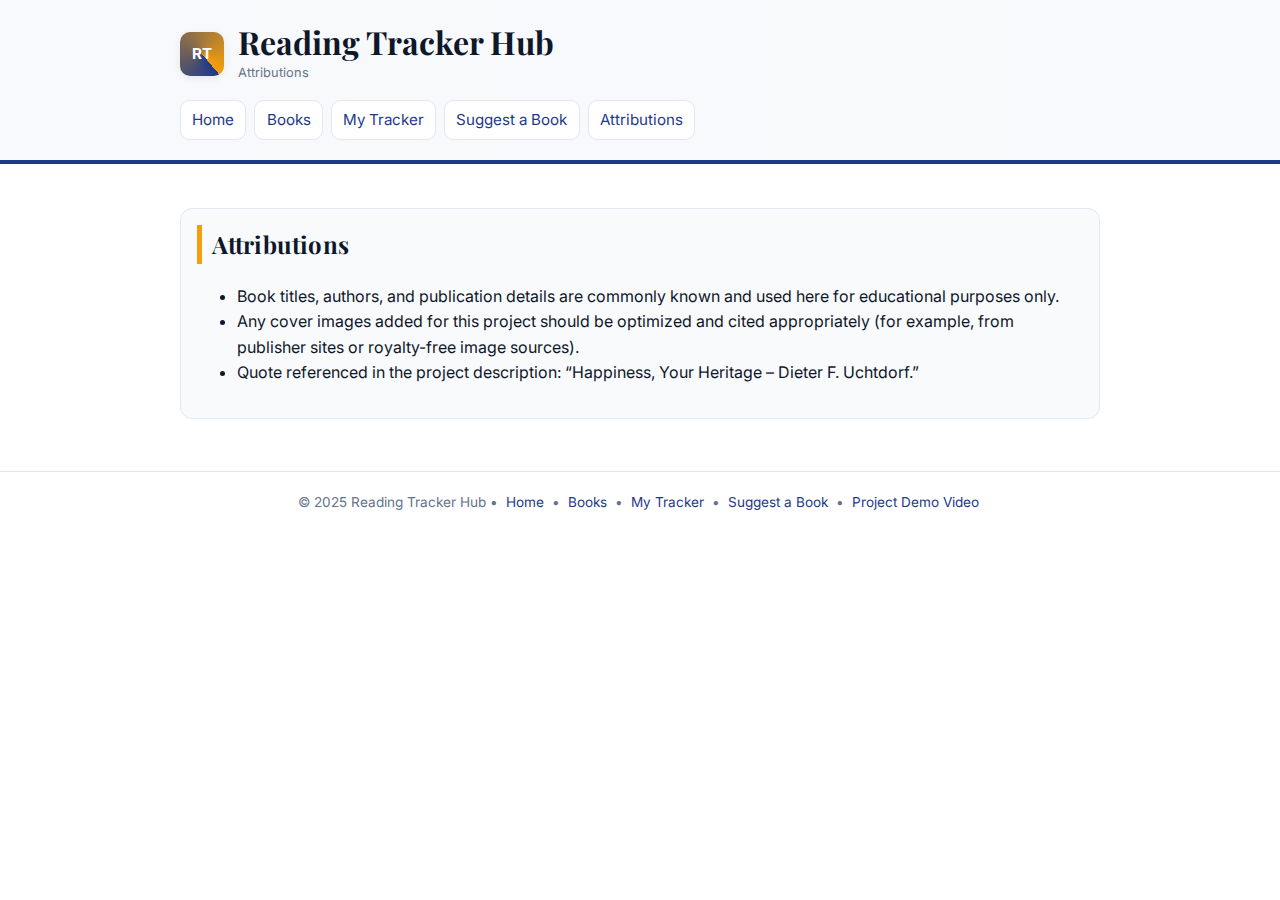
<file: finalproject/attributions.html>
<!DOCTYPE html>
<html lang="en">
  <head>
    <!-- Required meta -->
    <meta charset="UTF-8" />
    <meta name="viewport" content="width=device-width, initial-scale=1" />

    <title>Reading Tracker Hub – Attributions</title>

    <!-- Page meta -->
    <meta
      name="description"
      content="Attributions and sources for the images, text, and references used in the Reading Tracker Hub final project."
    />
    <meta name="author" content="Samuel Apusiyine Avike" />

    <!-- Open Graph -->
    <meta property="og:title" content="Reading Tracker Hub – Attributions" />
    <meta
      property="og:description"
      content="Acknowledgements and references for content used in the Reading Tracker Hub project."
    />
    <meta
      property="og:image"
      content="https://samuelavike1.github.io/wdd231/finalproject/images/og-reading-tracker.jpg"
    />
    <meta
      property="og:url"
      content="https://samuelavike1.github.io/wdd231/finalproject/attributions.html"
    />
    <meta property="og:type" content="website" />

    <!-- Favicon -->
    <link rel="icon" href="images/favicon-rt.png" type="image/png" />

    <!-- Google Fonts with preconnect -->
    <link rel="preconnect" href="https://fonts.googleapis.com" />
    <link rel="preconnect" href="https://fonts.gstatic.com" crossorigin />
    <link
      href="https://fonts.googleapis.com/css2?family=Inter:wght@400;600;700&family=Playfair+Display:wght@700&display=swap"
      rel="stylesheet"
    />

    <!-- Local CSS -->
    <link rel="stylesheet" href="styles/base.css" />
    <link rel="stylesheet" href="styles/normalize.css" />
  </head>
  <body>
    <header>
      <div class="wrap">
        <div class="brand">
          <div class="logo" aria-hidden="true"></div>
          <div class="title">
            <h1>Reading Tracker Hub</h1>
            <small>Attributions</small>
          </div>
        </div>
        <div class="navigation-wrapper">
          <button
            class="menu-toggle-btn"
            type="button"
            aria-label="Toggle navigation"
            aria-expanded="false"
          >
            <span class="bars" aria-hidden="true"></span>
            <span>Menu</span>
          </button>
          <nav class="navigation-menu" aria-label="Main navigation">
            <a href="index.html">Home</a>
            <a href="books.html">Books</a>
            <a href="tracker.html">My Tracker</a>
            <a href="form.html">Suggest a Book</a>
            <a href="attributions.html">Attributions</a>
          </nav>
        </div>
      </div>
    </header>

    <main class="wrap">
      <section>
        <h2>Attributions</h2>
        <ul>
          <li>
            Book titles, authors, and publication details are commonly known and
            used here for educational purposes only.
          </li>
          <li>
            Any cover images added for this project should be optimized and
            cited appropriately (for example, from publisher sites or
            royalty-free image sources).
          </li>
          <li>
            Quote referenced in the project description: “Happiness, Your
            Heritage – Dieter F. Uchtdorf.”
          </li>
        </ul>
      </section>
    </main>

    <footer>
      <span>© 2025 Reading Tracker Hub</span> • <a href="index.html">Home</a> •
      <a href="books.html">Books</a> • <a href="tracker.html">My Tracker</a> •
      <a href="form.html">Suggest a Book</a> •
      <!-- <a href="attributions.html">Attributions</a> • -->
      <a href="https://youtu.be/GO1c79sHPgQ" target="_blank" rel="noopener">
        Project Demo Video
      </a>
    </footer>

    <script type="module" src="scripts/main.js"></script>
  </body>
</html>
</file>
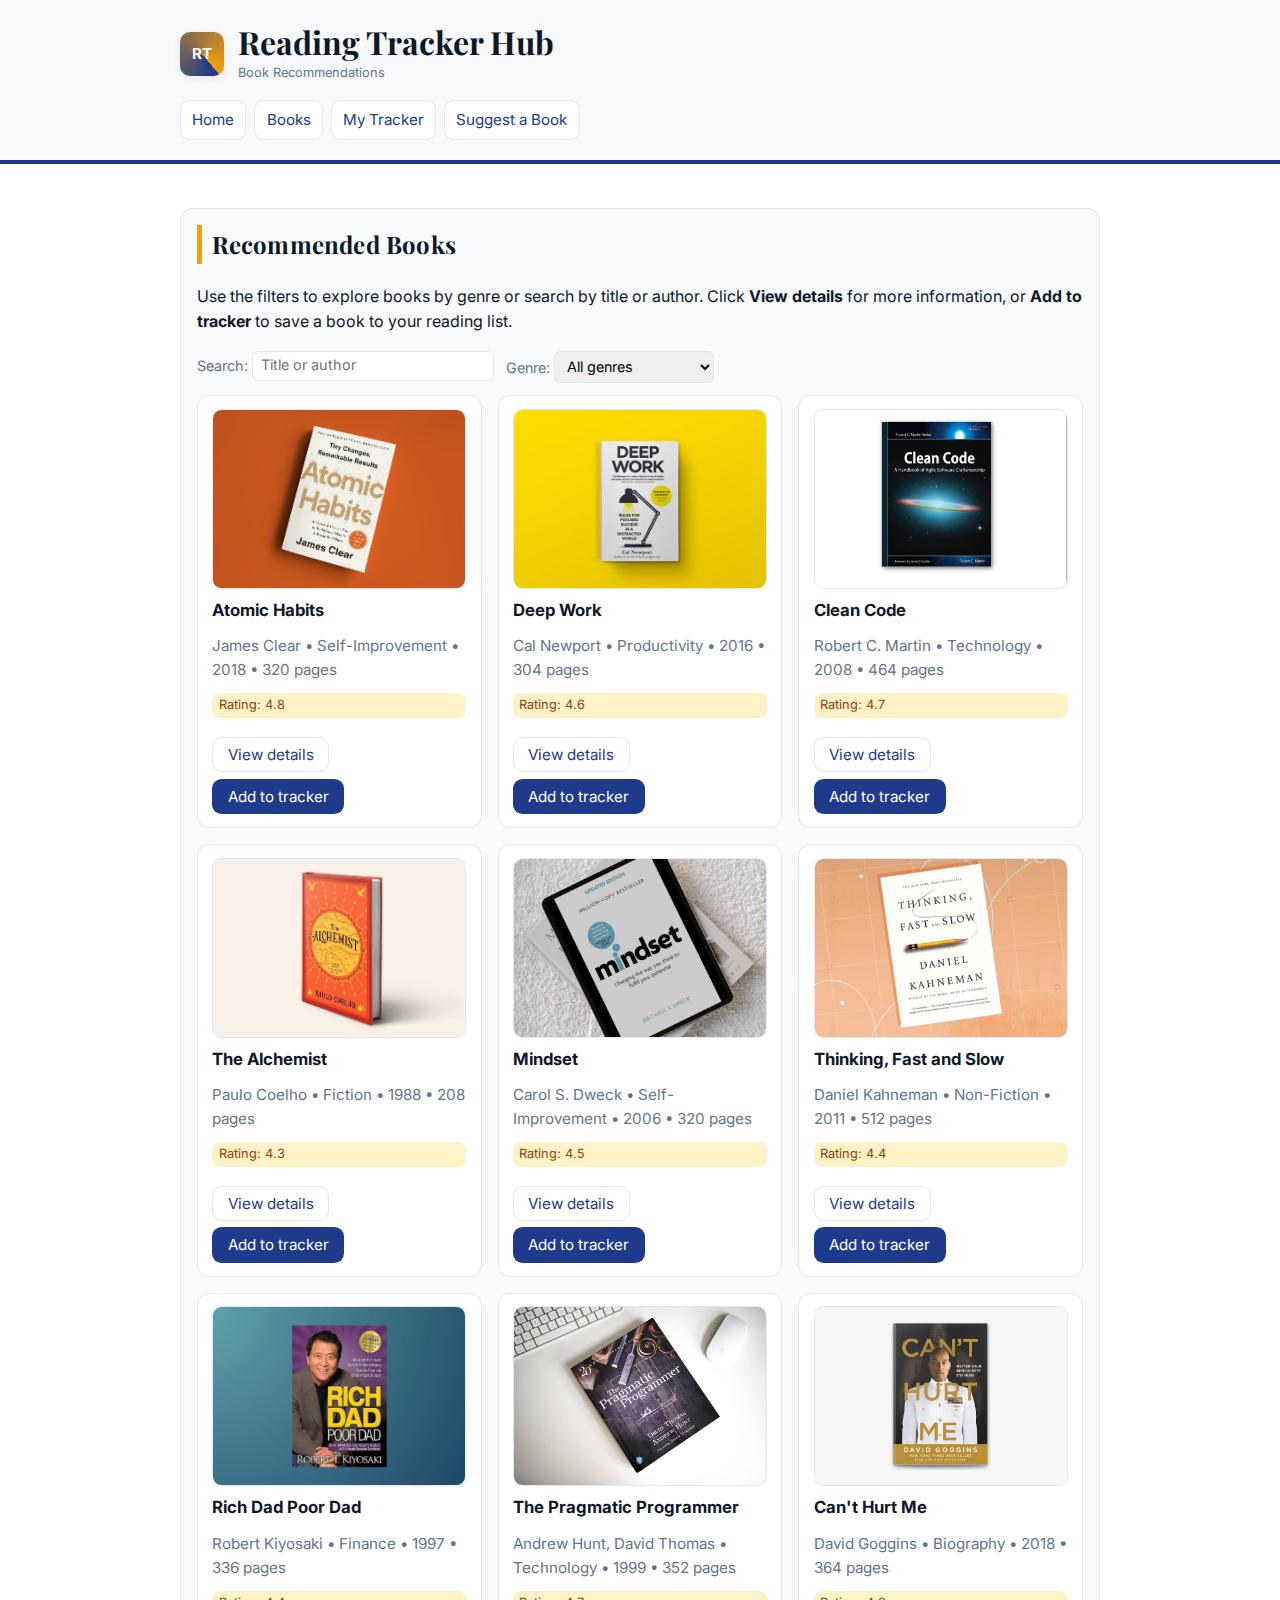
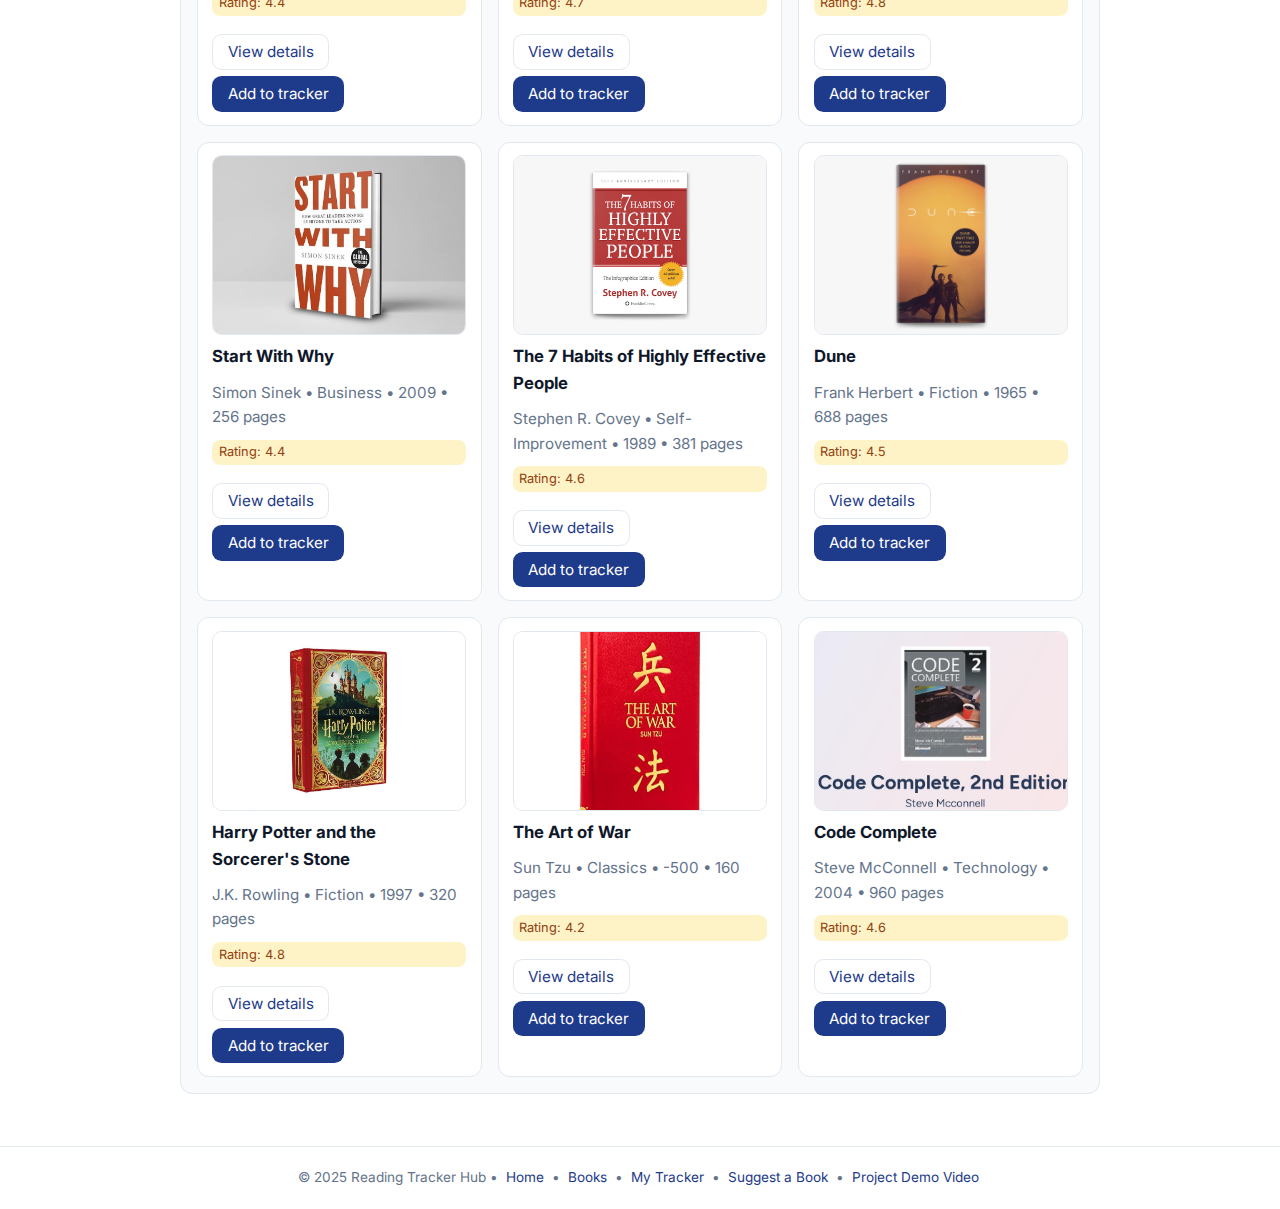
<file: finalproject/books.html>
<!DOCTYPE html>
<html lang="en">
  <head>
    <!-- Required meta -->
    <meta charset="UTF-8" />
    <meta name="viewport" content="width=device-width, initial-scale=1" />

    <title>Reading Tracker Hub – Books</title>

    <!-- Page meta -->
    <meta
      name="description"
      content="Browse a curated list of recommended books by genre and add your favorites to the Reading Tracker Hub."
    />
    <meta name="author" content="Samuel Apusiyine Avike" />

    <!-- Open Graph -->
    <meta property="og:title" content="Reading Tracker Hub – Books" />
    <meta
      property="og:description"
      content="Discover recommended books by genre, view details, and add them to your personal reading tracker."
    />
    <meta
      property="og:image"
      content="https://samuelavike1.github.io/wdd231/finalproject/images/og-reading-tracker.jpg"
    />
    <meta
      property="og:url"
      content="https://samuelavike1.github.io/wdd231/finalproject/books.html"
    />
    <meta property="og:type" content="website" />

    <!-- Favicon -->
    <link rel="icon" href="images/favicon-rt.png" type="image/png" />

    <!-- Google Fonts with preconnect -->
    <link rel="preconnect" href="https://fonts.googleapis.com" />
    <link rel="preconnect" href="https://fonts.gstatic.com" crossorigin />
    <link
      href="https://fonts.googleapis.com/css2?family=Inter:wght@400;600;700&family=Playfair+Display:wght@700&display=swap"
      rel="stylesheet"
    />

    <!-- Local CSS -->
    <link rel="stylesheet" href="styles/base.css" />
    <link rel="stylesheet" href="styles/normalize.css" />
  </head>
  <body>
    <header>
      <div class="wrap">
        <div class="brand">
          <div class="logo" aria-hidden="true"></div>
          <div class="title">
            <h1>Reading Tracker Hub</h1>
            <small>Book Recommendations</small>
          </div>
        </div>
        <div class="navigation-wrapper">
          <button
            class="menu-toggle-btn"
            type="button"
            aria-label="Toggle navigation"
            aria-expanded="false"
          >
            <span class="bars" aria-hidden="true"></span>
            <span>Menu</span>
          </button>
          <nav class="navigation-menu" aria-label="Main navigation">
            <a href="index.html">Home</a>
            <a href="books.html">Books</a>
            <a href="tracker.html">My Tracker</a>
            <a href="form.html">Suggest a Book</a>
            <!-- <a href="attributions.html">Attributions</a> -->
          </nav>
        </div>
      </div>
    </header>

    <main class="wrap">
      <section aria-labelledby="books-h">
        <h2 id="books-h">Recommended Books</h2>
        <p>
          Use the filters to explore books by genre or search by title or
          author. Click
          <strong>View details</strong> for more information, or
          <strong>Add to tracker</strong> to save a book to your reading list.
        </p>

        <div class="controls">
          <label>
            Search:
            <input
              type="search"
              id="searchInput"
              name="search"
              placeholder="Title or author"
            />
          </label>
          <label>
            Genre:
            <select id="genreFilter" name="genre">
              <option value="all">All genres</option>
            </select>
          </label>
        </div>

        <div id="booksContainer" class="books-layout" aria-live="polite"></div>
        <p id="booksError" class="error-message hidden"></p>
      </section>
    </main>

    <!-- Modal -->
    <div
      class="details-backdrop"
      id="bookModalBackdrop"
      role="dialog"
      aria-modal="true"
      aria-hidden="true"
    >
      <div class="details-panel" role="document">
        <div class="details-header">
          <h3 id="modalTitle">Book details</h3>
          <button class="close-button" type="button" aria-label="Close details">
            &times;
          </button>
        </div>
        <div class="details-content">
          <p id="modalMeta"></p>
          <p id="modalDescription"></p>
        </div>
      </div>
    </div>

    <footer>
      <span>© 2025 Reading Tracker Hub</span> • <a href="index.html">Home</a> •
      <a href="books.html">Books</a> • <a href="tracker.html">My Tracker</a> •
      <a href="form.html">Suggest a Book</a> •
      <!-- <a href="attributions.html">Attributions</a> • -->
      <a href="https://youtu.be/GO1c79sHPgQ" target="_blank" rel="noopener">
        Project Demo Video
      </a>
    </footer>

    <script type="module" src="scripts/main.js"></script>
    <script type="module" src="scripts/books.js"></script>
  </body>
</html>
</file>
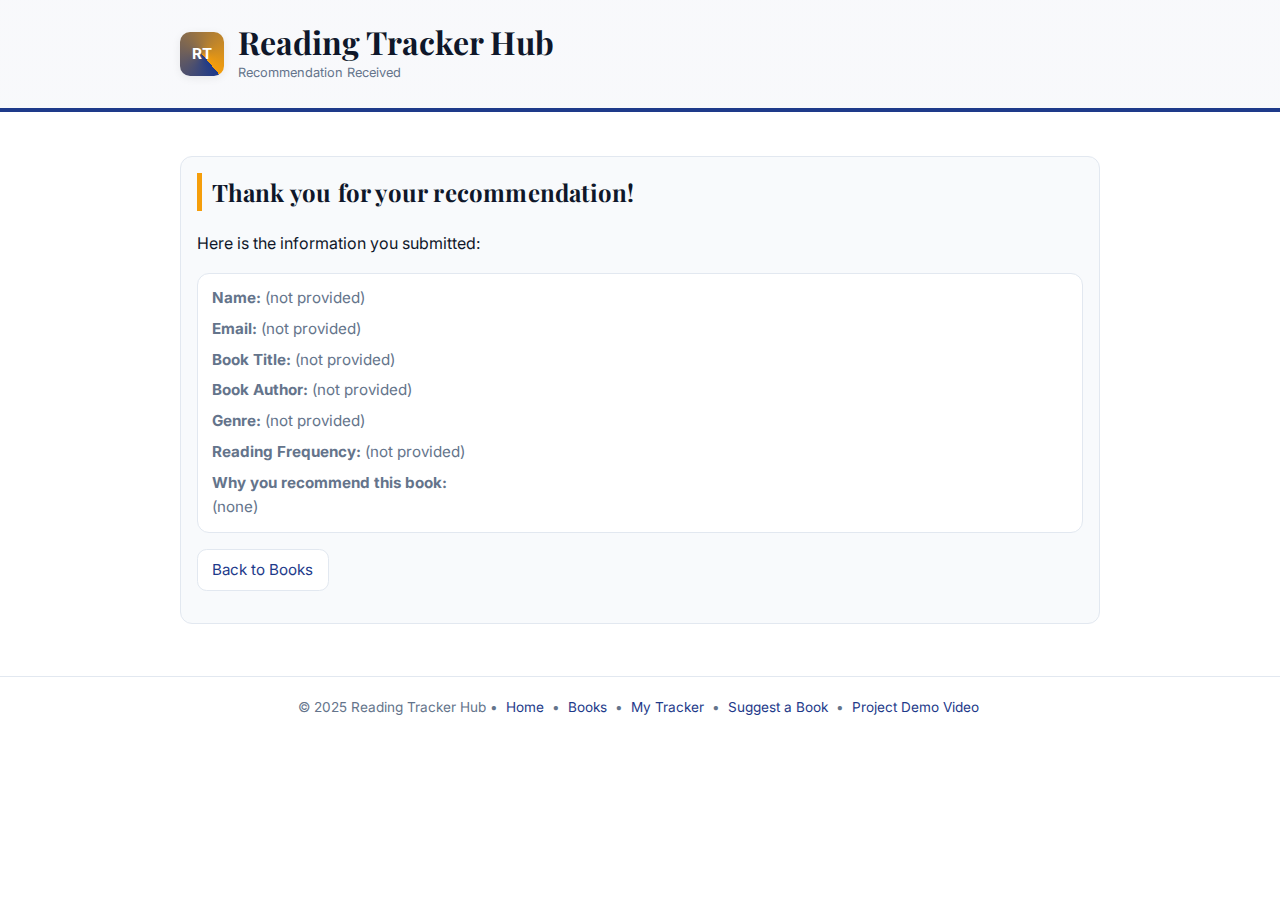
<file: finalproject/form-result.html>
<!DOCTYPE html>
<html lang="en">
  <head>
    <!-- Required meta -->
    <meta charset="UTF-8" />
    <meta name="viewport" content="width=device-width, initial-scale=1" />

    <title>Reading Tracker Hub – Recommendation Received</title>

    <!-- Page meta -->
    <meta
      name="description"
      content="Confirmation page displaying the book recommendation details you submitted to Reading Tracker Hub."
    />
    <meta name="author" content="Samuel Apusiyine Avike" />

    <!-- Open Graph -->
    <meta
      property="og:title"
      content="Reading Tracker Hub – Recommendation Received"
    />
    <meta
      property="og:description"
      content="Thank you page showing the details of your submitted book recommendation."
    />
    <meta
      property="og:image"
      content="https://samuelavike1.github.io/wdd231/finalproject/images/og-reading-tracker.jpg"
    />
    <meta
      property="og:url"
      content="https://samuelavike1.github.io/wdd231/finalproject/form-result.html"
    />
    <meta property="og:type" content="website" />

    <!-- Favicon -->
    <link rel="icon" href="images/favicon-rt.png" type="image/png" />

    <!-- Google Fonts with preconnect -->
    <link rel="preconnect" href="https://fonts.googleapis.com" />
    <link rel="preconnect" href="https://fonts.gstatic.com" crossorigin />
    <link
      href="https://fonts.googleapis.com/css2?family=Inter:wght@400;600;700&family=Playfair+Display:wght@700&display=swap"
      rel="stylesheet"
    />

    <!-- Local CSS -->
    <link rel="stylesheet" href="styles/base.css" />
    <link rel="stylesheet" href="styles/normalize.css" />
  </head>
  <body>
    <header>
      <div class="wrap">
        <div class="brand">
          <div class="logo" aria-hidden="true"></div>
          <div class="title">
            <h1>Reading Tracker Hub</h1>
            <small>Recommendation Received</small>
          </div>
        </div>
      </div>
    </header>

    <main class="wrap">
      <section aria-labelledby="result-h">
        <h2 id="result-h">Thank you for your recommendation!</h2>
        <p>Here is the information you submitted:</p>

        <div id="resultContainer" class="feature-box"></div>

        <p class="back-link">
          <a class="button button-secondary" href="books.html">Back to Books</a>
        </p>
      </section>
    </main>

    <footer>
      <span>© 2025 Reading Tracker Hub</span> • <a href="index.html">Home</a> •
      <a href="books.html">Books</a> • <a href="tracker.html">My Tracker</a> •
      <a href="form.html">Suggest a Book</a> •
      <!-- <a href="attributions.html">Attributions</a> • -->
      <a href="https://youtu.be/GO1c79sHPgQ" target="_blank" rel="noopener">
        Project Demo Video
      </a>
    </footer>

    <script type="module" src="scripts/form-result.js"></script>
  </body>
</html>
</file>
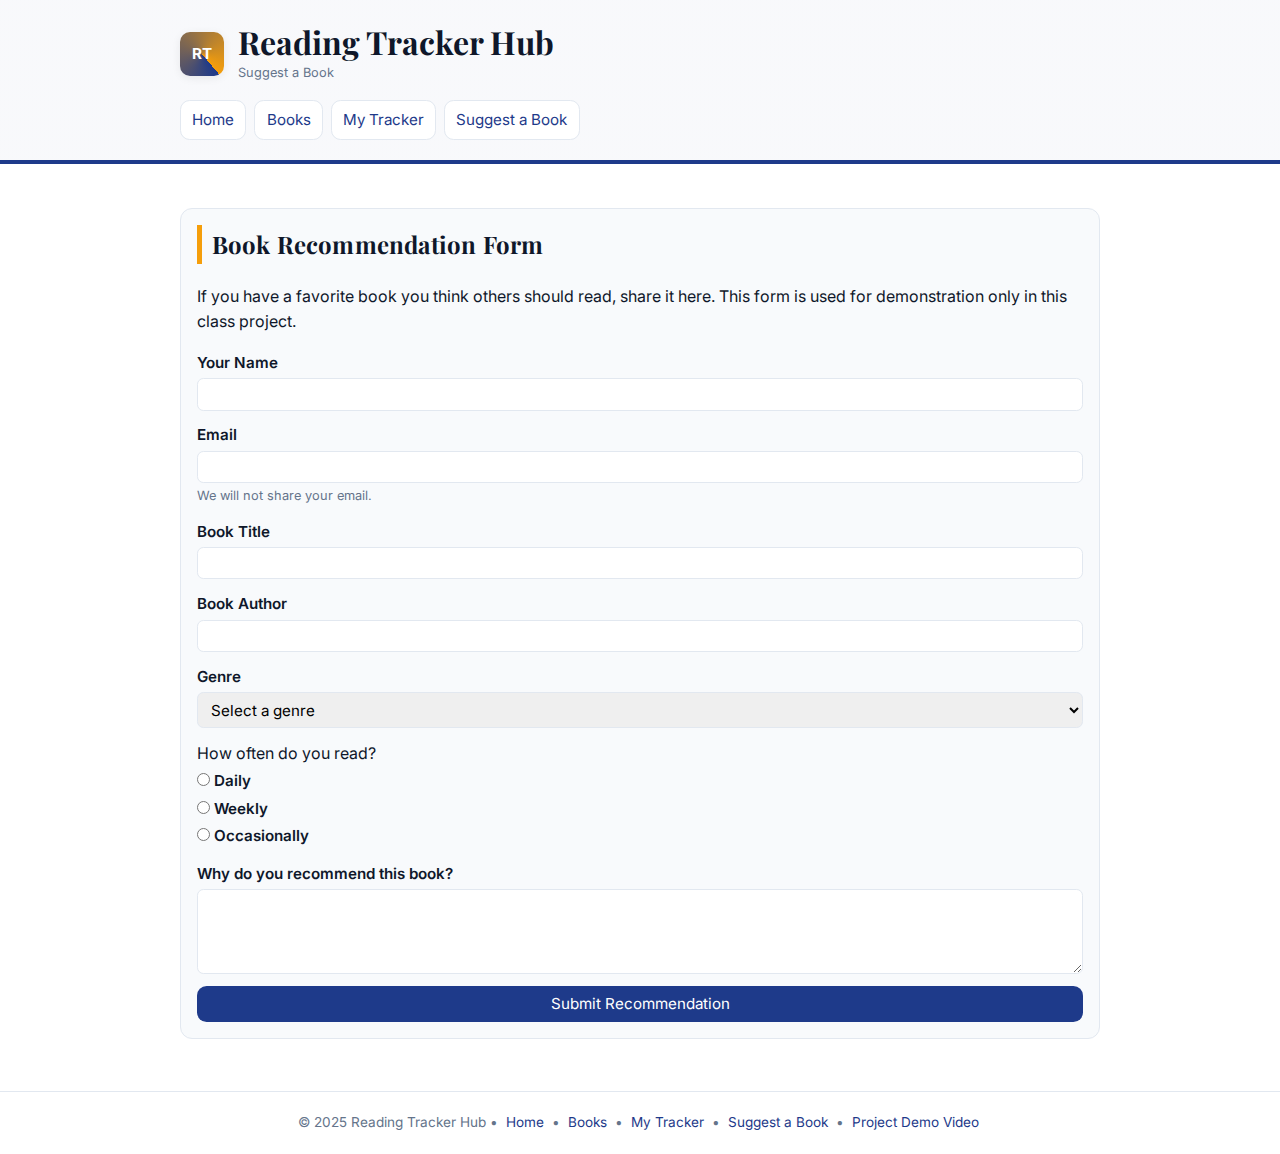
<file: finalproject/form.html>
<!DOCTYPE html>
<html lang="en">
  <head>
    <!-- Required meta -->
    <meta charset="UTF-8" />
    <meta name="viewport" content="width=device-width, initial-scale=1" />

    <title>Reading Tracker Hub – Suggest a Book</title>

    <!-- Page meta -->
    <meta
      name="description"
      content="Use this form to suggest a book that should be added to the Reading Tracker Hub recommendations."
    />
    <meta name="author" content="Samuel Apusiyine Avike" />

    <!-- Open Graph -->
    <meta property="og:title" content="Reading Tracker Hub – Suggest a Book" />
    <meta
      property="og:description"
      content="Send a recommendation for a book you love so it can be considered for the Reading Tracker Hub list."
    />
    <meta
      property="og:image"
      content="https://samuelavike1.github.io/wdd231/finalproject/images/og-reading-tracker.jpg"
    />
    <meta
      property="og:url"
      content="https://samuelavike1.github.io/wdd231/finalproject/form.html"
    />
    <meta property="og:type" content="website" />

    <!-- Favicon -->
    <link rel="icon" href="images/favicon-rt.png" type="image/png" />

    <!-- Google Fonts with preconnect -->
    <link rel="preconnect" href="https://fonts.googleapis.com" />
    <link rel="preconnect" href="https://fonts.gstatic.com" crossorigin />
    <link
      href="https://fonts.googleapis.com/css2?family=Inter:wght@400;600;700&family=Playfair+Display:wght@700&display=swap"
      rel="stylesheet"
    />

    <!-- Local CSS -->
    <link rel="stylesheet" href="styles/base.css" />
    <link rel="stylesheet" href="styles/normalize.css" />
  </head>
  <body>
    <header>
      <div class="wrap">
        <div class="brand">
          <div class="logo" aria-hidden="true"></div>
          <div class="title">
            <h1>Reading Tracker Hub</h1>
            <small>Suggest a Book</small>
          </div>
        </div>
        <div class="navigation-wrapper">
          <button
            class="menu-toggle-btn"
            type="button"
            aria-label="Toggle navigation"
            aria-expanded="false"
          >
            <span class="bars" aria-hidden="true"></span>
            <span>Menu</span>
          </button>
          <nav class="navigation-menu" aria-label="Main navigation">
            <a href="index.html">Home</a>
            <a href="books.html">Books</a>
            <a href="tracker.html">My Tracker</a>
            <a href="form.html">Suggest a Book</a>
            <!-- <a href="attributions.html">Attributions</a> -->
          </nav>
        </div>
      </div>
    </header>

    <main class="wrap">
      <section aria-labelledby="form-h">
        <h2 id="form-h">Book Recommendation Form</h2>
        <p>
          If you have a favorite book you think others should read, share it
          here. This form is used for demonstration only in this class project.
        </p>

        <form class="form-layout" method="get" action="form-result.html">
          <div class="form-field">
            <label for="name">Your Name</label>
            <input
              id="name"
              name="name"
              type="text"
              required
              autocomplete="name"
            />
          </div>

          <div class="form-field">
            <label for="email">Email</label>
            <input
              id="email"
              name="email"
              type="email"
              required
              autocomplete="email"
            />
            <small>We will not share your email.</small>
          </div>

          <div class="form-field">
            <label for="booktitle">Book Title</label>
            <input id="booktitle" name="booktitle" type="text" required />
          </div>

          <div class="form-field">
            <label for="bookauthor">Book Author</label>
            <input id="bookauthor" name="bookauthor" type="text" required />
          </div>

          <div class="form-field">
            <label for="genre">Genre</label>
            <select id="genre" name="genre" required>
              <option value="">Select a genre</option>
              <option value="Fiction">Fiction</option>
              <option value="Non-Fiction">Non-Fiction</option>
              <option value="Self-Improvement">Self-Improvement</option>
              <option value="Technology">Technology</option>
              <option value="Other">Other</option>
            </select>
          </div>

          <div class="form-field">
            <span>How often do you read?</span>
            <label>
              <input type="radio" name="frequency" value="Daily" required />
              Daily
            </label>
            <label>
              <input type="radio" name="frequency" value="Weekly" />
              Weekly
            </label>
            <label>
              <input type="radio" name="frequency" value="Occasionally" />
              Occasionally
            </label>
          </div>

          <div class="form-field">
            <label for="notes">Why do you recommend this book?</label>
            <textarea id="notes" name="notes" rows="4"></textarea>
          </div>

          <button class="button button-primary" type="submit">
            Submit Recommendation
          </button>
        </form>
      </section>
    </main>

    <footer>
      <span>© 2025 Reading Tracker Hub</span> • <a href="index.html">Home</a> •
      <a href="books.html">Books</a> • <a href="tracker.html">My Tracker</a> •
      <a href="form.html">Suggest a Book</a> •
      <!-- -  <a href="attributions.html">Attributions</a> • -->
      <a href="https://youtu.be/GO1c79sHPgQ" target="_blank" rel="noopener">
        Project Demo Video
      </a>
    </footer>

    <script type="module" src="scripts/main.js"></script>
  </body>
</html>
</file>
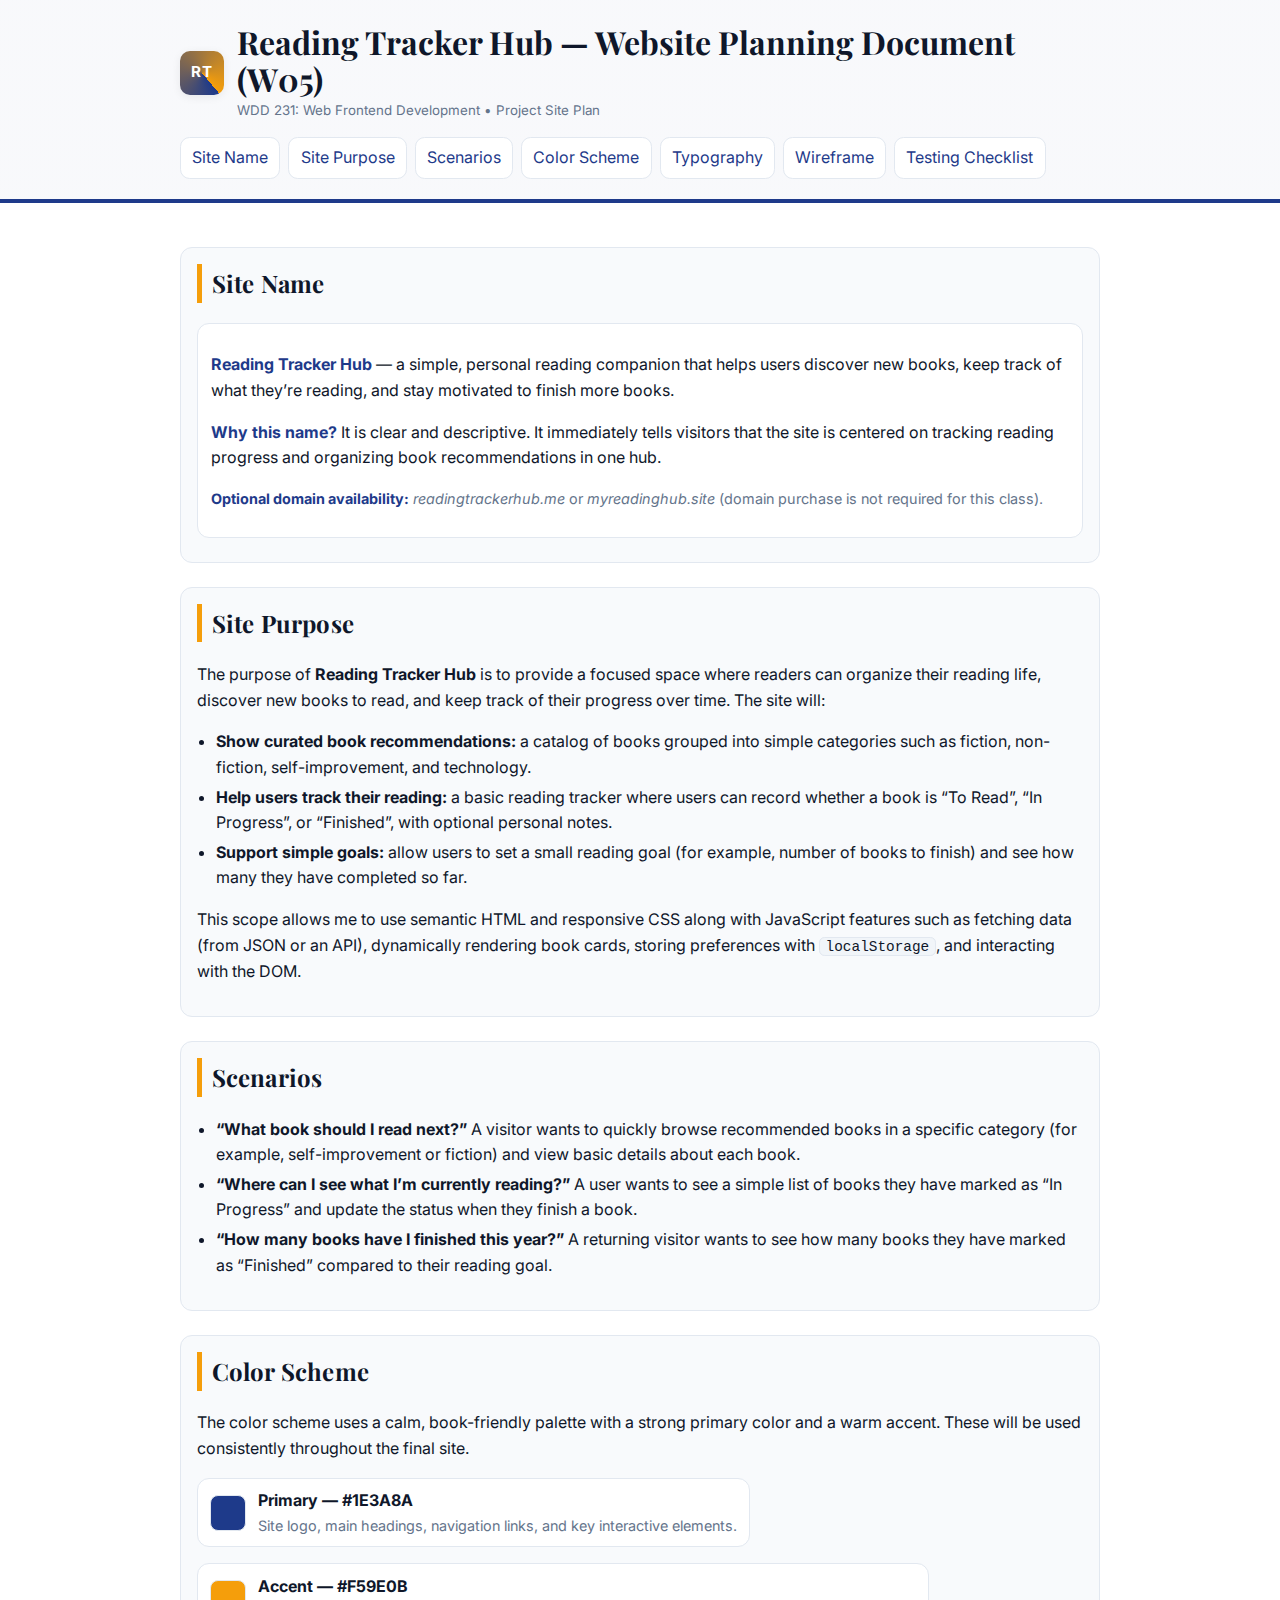
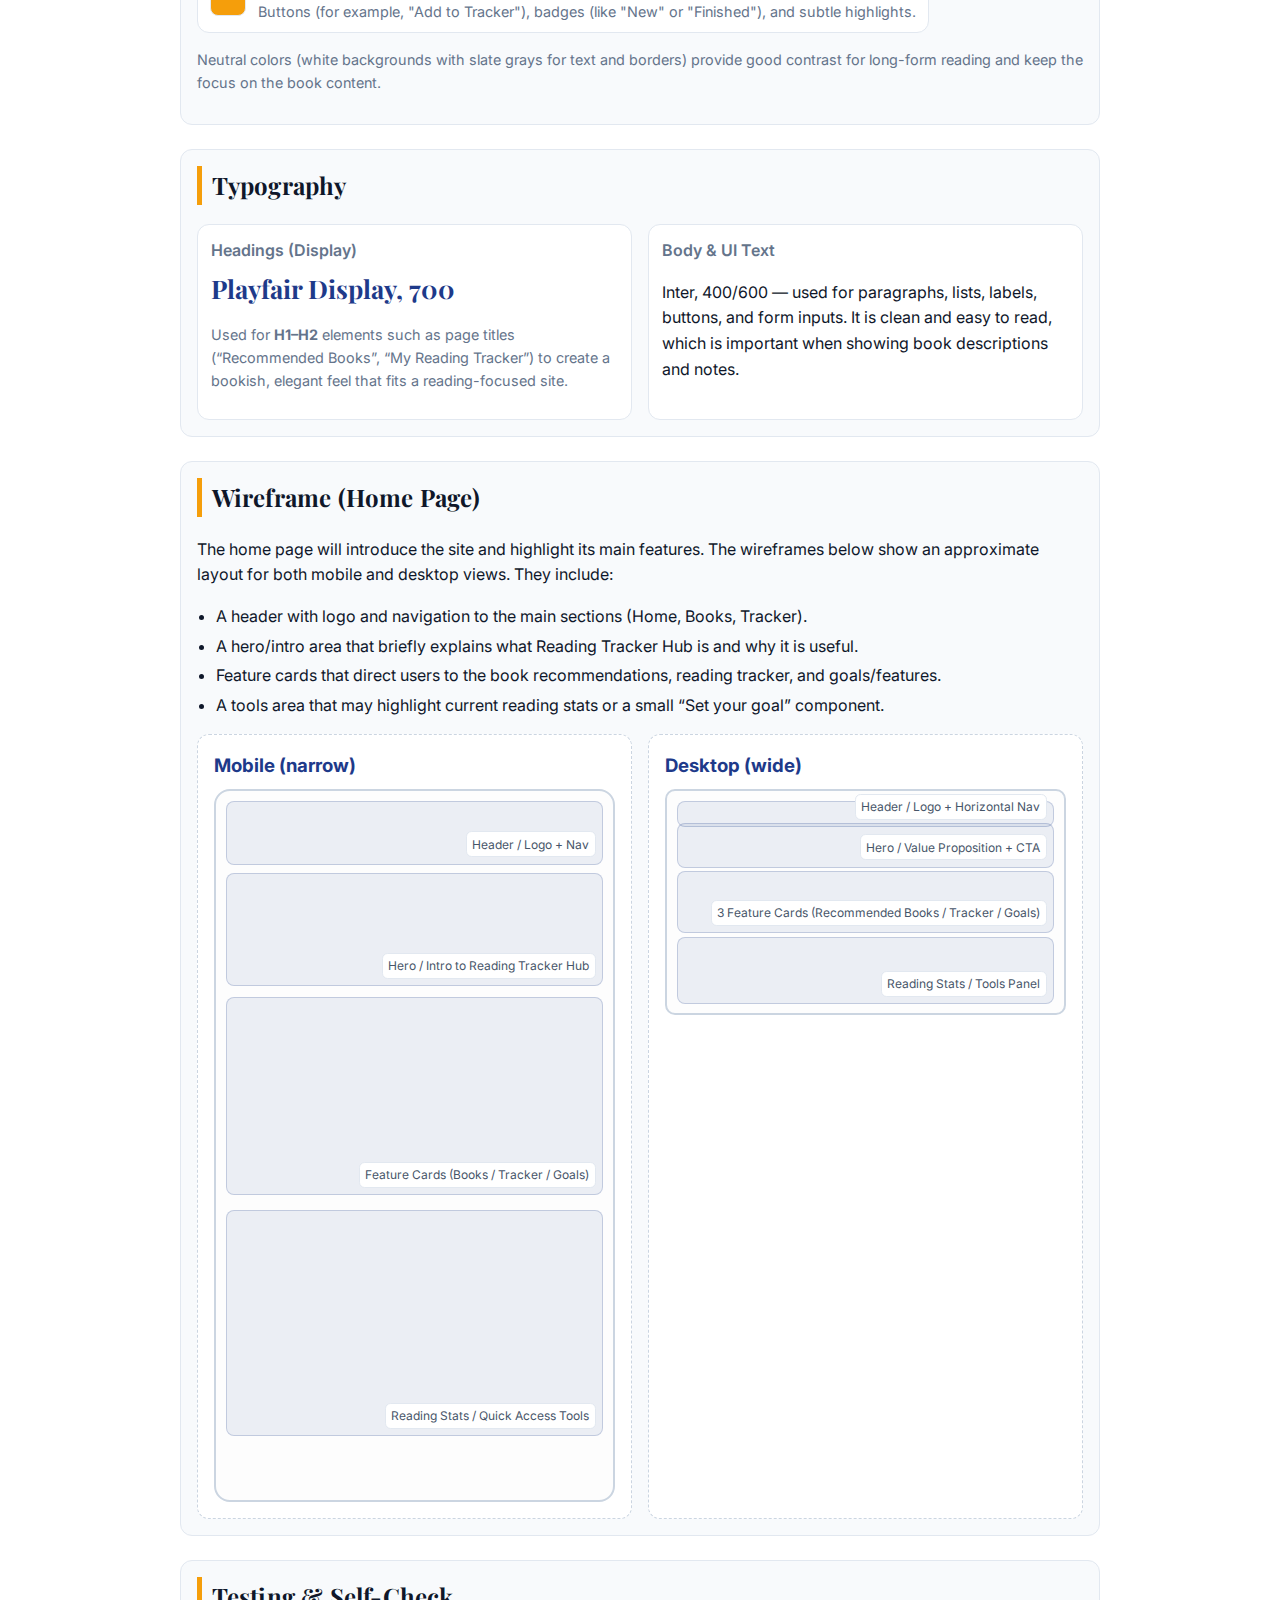
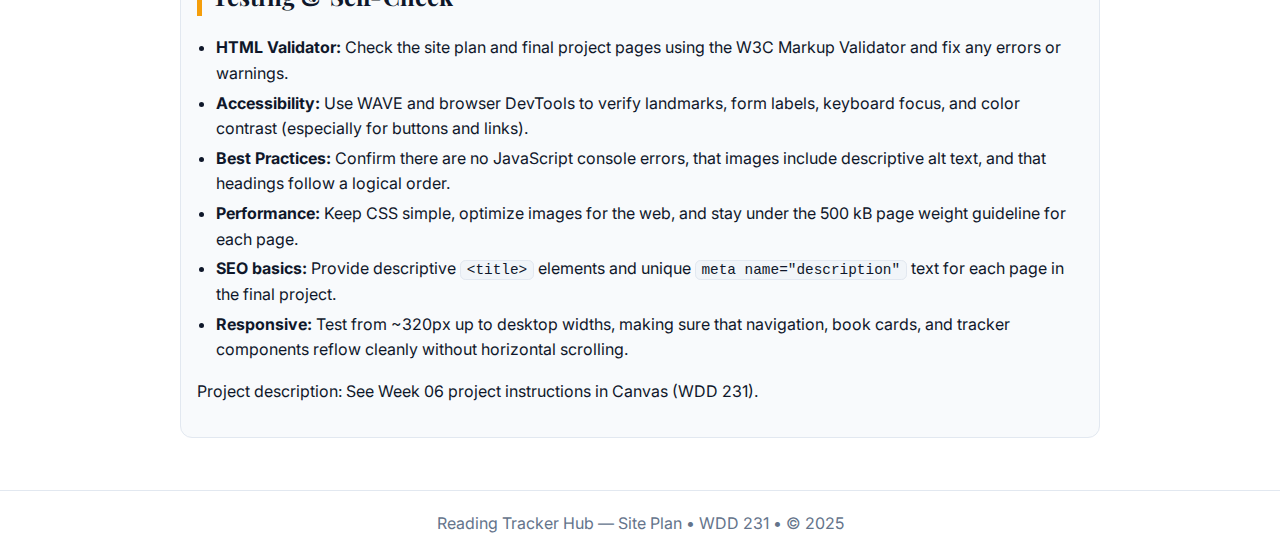
<file: finalproject/siteplan.html>
<!DOCTYPE html>
<html lang="en">
  <head>
    <meta charset="utf-8" />
    <meta name="viewport" content="width=device-width,initial-scale=1" />
    <title>Reading Tracker Hub — W05 Website Planning Document</title>

    <!-- Typography (1–3 fonts) -->
    <link
      href="https://fonts.googleapis.com/css2?family=Inter:wght@400;600;700&family=Playfair+Display:wght@700&display=swap"
      rel="stylesheet"
    />

    <style>
      /* ===== CSS: Color Schema (used throughout this document) ===== */
      :root {
        --color-bg: #ffffff;
        --color-text: #0f172a; /* slate-900 */
        --color-muted: #64748b; /* slate-500 */
        --color-primary: #1e3a8a; /* blue-900 */
        --color-accent: #f59e0b; /* amber-500 */
        --chip-border: #e2e8f0; /* slate-200 */
        --card: #f8fafc; /* slate-50 */
      }

      /* ===== Base ===== */
      * {
        box-sizing: border-box;
      }
      html,
      body {
        height: 100%;
      }
      body {
        margin: 0;
        font-family: Inter, system-ui, -apple-system, Segoe UI, Roboto, Arial,
          "Noto Sans", sans-serif;
        color: var(--color-text);
        background: var(--color-bg);
        line-height: 1.6;
      }

      a {
        color: var(--color-primary);
        text-decoration: none;
      }
      a:hover {
        text-decoration: underline;
      }

      header {
        border-bottom: 4px solid var(--color-primary);
        background: linear-gradient(
          0deg,
          rgba(30, 58, 138, 0.03),
          rgba(30, 58, 138, 0.03)
        );
      }
      .wrap {
        max-width: 960px;
        margin-inline: auto;
        padding: 1.25rem;
      }
      .brand {
        display: flex;
        align-items: center;
        gap: 0.85rem;
        padding: 0.25rem 0;
      }
      .logo {
        width: 44px;
        height: 44px;
        border-radius: 10px;
        background: conic-gradient(
          from 140deg,
          var(--color-primary),
          var(--color-accent)
        );
        box-shadow: 0 2px 10px rgba(0, 0, 0, 0.07);
        position: relative;
      }
      .logo::after {
        content: "RT"; /* Reading Tracker */
        position: absolute;
        inset: 0;
        display: grid;
        place-items: center;
        color: white;
        font-weight: 700;
        font-size: 0.95rem;
        letter-spacing: 0.5px;
      }
      .title h1 {
        margin: 0;
        font-family: "Playfair Display", serif;
        font-weight: 700;
        line-height: 1.15;
        font-size: clamp(1.35rem, 2.8vw + 0.6rem, 2rem);
      }
      .title small {
        color: var(--color-muted);
        display: block;
        margin-top: 0.15rem;
      }

      nav {
        margin-top: 0.75rem;
        display: flex;
        flex-wrap: wrap;
        gap: 0.5rem;
      }
      nav a {
        display: inline-block;
        padding: 0.45rem 0.7rem;
        border: 1px solid var(--chip-border);
        border-radius: 0.6rem;
        background: #fff;
      }

      main {
        padding-block: 1rem 3rem;
      }
      section {
        margin-top: 1.5rem;
        padding: 1rem;
        background: var(--card);
        border: 1px solid var(--chip-border);
        border-radius: 12px;
      }
      section h2 {
        margin-top: 0;
        font-family: "Playfair Display", serif;
        letter-spacing: 0.2px;
        border-left: 0.35rem solid var(--color-accent);
        padding-left: 0.6rem;
      }

      /* Color chips */
      .chips {
        display: flex;
        gap: 1rem;
        flex-wrap: wrap;
        margin-top: 0.5rem;
      }
      .chip {
        display: flex;
        align-items: center;
        gap: 0.75rem;
        padding: 0.6rem 0.75rem;
        border: 1px solid var(--chip-border);
        border-radius: 0.75rem;
        background: #fff;
        min-width: 220px;
      }
      .swatch {
        width: 36px;
        height: 36px;
        border-radius: 0.5rem;
        border: 1px solid var(--chip-border);
      }
      .swatch-primary {
        background: var(--color-primary);
      }
      .swatch-accent {
        background: var(--color-accent);
      }
      .chip b {
        display: block;
      }
      .usage {
        color: var(--color-muted);
        font-size: 0.9rem;
      }

      /* Typography samples */
      .typo-grid {
        display: grid;
        gap: 1rem;
        grid-template-columns: repeat(auto-fit, minmax(240px, 1fr));
        margin-top: 0.5rem;
      }
      .sample {
        padding: 0.8rem;
        background: #fff;
        border: 1px solid var(--chip-border);
        border-radius: 0.75rem;
      }
      .sample h3 {
        margin: 0 0 0.25rem;
        font-size: 1rem;
        color: var(--color-muted);
        font-weight: 600;
      }
      .sample .display {
        font-family: "Playfair Display", serif;
        font-weight: 700;
        font-size: clamp(1.2rem, 1.2vw + 0.9rem, 1.6rem);
        color: var(--color-primary);
      }
      .sample .body {
        font-size: 1rem;
      }

      /* Wireframes */
      .wireframes {
        display: grid;
        gap: 1rem;
        grid-template-columns: 1fr;
      }
      @media (min-width: 820px) {
        .wireframes {
          grid-template-columns: 1fr 1fr;
        }
      }
      .frame {
        background: #fff;
        border: 1px dashed #cbd5e1;
        border-radius: 12px;
        padding: 1rem;
      }
      .frame h3 {
        margin: 0 0 0.5rem;
        color: var(--color-primary);
      }
      .phone,
      .desktop {
        width: 100%;
        aspect-ratio: 9/16;
        border: 2px solid #cbd5e1;
        border-radius: 16px;
        position: relative;
        padding: 0.5rem;
        background: #fdfdfd;
      }
      .desktop {
        aspect-ratio: 16/9;
        border-radius: 10px;
      }
      .block {
        position: absolute;
        background: rgba(30, 58, 138, 0.08);
        border: 1px solid rgba(30, 58, 138, 0.2);
        border-radius: 0.5rem;
      }
      .block.header {
        top: 0.6rem;
        left: 0.6rem;
        right: 0.6rem;
        height: 9%;
      }
      .block.hero {
        top: 11.5%;
        left: 0.6rem;
        right: 0.6rem;
        height: 16%;
      }
      .block.cards {
        top: 29%;
        left: 0.6rem;
        right: 0.6rem;
        height: 28%;
      }
      .block.tools {
        top: 59%;
        left: 0.6rem;
        right: 0.6rem;
        height: 32%;
      }
      .label {
        position: absolute;
        right: 0.4rem;
        bottom: 0.4rem;
        font-size: 0.75rem;
        color: #475569;
        background: #fff;
        padding: 0.15rem 0.35rem;
        border: 1px solid #e2e8f0;
        border-radius: 0.35rem;
      }
      /* Desktop layout hints */
      .desktop .block.header {
        height: 12%;
      }
      .desktop .block.hero {
        top: 14.5%;
        height: 20%;
      }
      .desktop .block.cards {
        top: 36%;
        height: 28%;
      }
      .desktop .block.tools {
        top: 66%;
        height: 30%;
      }

      /* Highlighted inline definition cards */
      .def {
        padding: 0.8rem;
        background: #fff;
        border: 1px solid var(--chip-border);
        border-radius: 0.75rem;
        margin: 0.5rem 0;
      }
      .def b {
        color: var(--color-primary);
      }

      /* Small list styles */
      ul {
        padding-left: 1.2rem;
      }
      li + li {
        margin-top: 0.25rem;
      }

      footer {
        margin-top: 2rem;
        padding: 1.25rem;
        text-align: center;
        color: var(--color-muted);
        border-top: 1px solid var(--chip-border);
      }
      .badge {
        display: inline-flex;
        align-items: center;
        gap: 0.4rem;
        padding: 0.3rem 0.55rem;
        border: 1px solid var(--chip-border);
        border-radius: 0.5rem;
        background: #fff;
        font-size: 0.9rem;
        color: #334155;
      }
      .kbd {
        font-family: ui-monospace, SFMono-Regular, Menlo, Monaco, Consolas,
          "Liberation Mono", "Courier New", monospace;
        font-size: 0.9rem;
        background: #f1f5f9;
        border: 1px solid #e2e8f0;
        border-radius: 0.35rem;
        padding: 0.05rem 0.35rem;
      }
    </style>
  </head>
  <body>
    <header>
      <div class="wrap">
        <div class="brand">
          <div class="logo" aria-hidden="true"></div>
          <div class="title">
            <h1>Reading Tracker Hub — Website Planning Document (W05)</h1>
            <small>WDD 231: Web Frontend Development • Project Site Plan</small>
          </div>
        </div>
        <nav aria-label="On-page navigation">
          <a href="#site-name">Site Name</a>
          <a href="#purpose">Site Purpose</a>
          <a href="#scenarios">Scenarios</a>
          <a href="#colors">Color Scheme</a>
          <a href="#typography">Typography</a>
          <a href="#wireframe">Wireframe</a>
          <a href="#testing">Testing Checklist</a>
        </nav>
      </div>
    </header>

    <main class="wrap">
      <!-- Site Name -->
      <section id="site-name" aria-labelledby="site-name-h">
        <h2 id="site-name-h">Site Name</h2>
        <div class="def">
          <p>
            <b>Reading Tracker Hub</b> — a simple, personal reading companion
            that helps users discover new books, keep track of what they’re
            reading, and stay motivated to finish more books.
          </p>
          <p>
            <b>Why this name?</b> It is clear and descriptive. It immediately
            tells visitors that the site is centered on tracking reading
            progress and organizing book recommendations in one hub.
          </p>
          <p class="usage">
            <b>Optional domain availability:</b> <i>readingtrackerhub.me</i> or
            <i>myreadinghub.site</i> (domain purchase is not required for this
            class).
          </p>
        </div>
      </section>

      <!-- Purpose -->
      <section id="purpose" aria-labelledby="purpose-h">
        <h2 id="purpose-h">Site Purpose</h2>
        <p>
          The purpose of <b>Reading Tracker Hub</b> is to provide a focused
          space where readers can organize their reading life, discover new
          books to read, and keep track of their progress over time. The site
          will:
        </p>
        <ul>
          <li>
            <b>Show curated book recommendations:</b> a catalog of books grouped
            into simple categories such as fiction, non-fiction,
            self-improvement, and technology.
          </li>
          <li>
            <b>Help users track their reading:</b> a basic reading tracker where
            users can record whether a book is “To Read”, “In Progress”, or
            “Finished”, with optional personal notes.
          </li>
          <li>
            <b>Support simple goals:</b> allow users to set a small reading goal
            (for example, number of books to finish) and see how many they have
            completed so far.
          </li>
        </ul>
        <p>
          This scope allows me to use semantic HTML and responsive CSS along
          with JavaScript features such as fetching data (from JSON or an API),
          dynamically rendering book cards, storing preferences with
          <code class="kbd">localStorage</code>, and interacting with the DOM.
        </p>
      </section>

      <!-- Scenarios -->
      <section id="scenarios" aria-labelledby="scenarios-h">
        <h2 id="scenarios-h">Scenarios</h2>
        <ul>
          <li>
            <b>“What book should I read next?”</b> A visitor wants to quickly
            browse recommended books in a specific category (for example,
            self-improvement or fiction) and view basic details about each book.
          </li>
          <li>
            <b>“Where can I see what I’m currently reading?”</b> A user wants to
            see a simple list of books they have marked as “In Progress” and
            update the status when they finish a book.
          </li>
          <li>
            <b>“How many books have I finished this year?”</b> A returning
            visitor wants to see how many books they have marked as “Finished”
            compared to their reading goal.
          </li>
        </ul>
      </section>

      <!-- Color Scheme -->
      <section id="colors" aria-labelledby="colors-h">
        <h2 id="colors-h">Color Scheme</h2>
        <p>
          The color scheme uses a calm, book-friendly palette with a strong
          primary color and a warm accent. These will be used consistently
          throughout the final site.
        </p>
        <div class="chips" role="list">
          <div class="chip" role="listitem">
            <div class="swatch swatch-primary"></div>
            <div>
              <b>Primary — #1E3A8A</b>
              <div class="usage">
                Site logo, main headings, navigation links, and key interactive
                elements.
              </div>
            </div>
          </div>
          <div class="chip" role="listitem">
            <div class="swatch swatch-accent"></div>
            <div>
              <b>Accent — #F59E0B</b>
              <div class="usage">
                Buttons (for example, "Add to Tracker"), badges (like "New" or
                "Finished"), and subtle highlights.
              </div>
            </div>
          </div>
        </div>
        <p class="usage">
          Neutral colors (white backgrounds with slate grays for text and
          borders) provide good contrast for long-form reading and keep the
          focus on the book content.
        </p>
      </section>

      <!-- Typography -->
      <section id="typography" aria-labelledby="typography-h">
        <h2 id="typography-h">Typography</h2>
        <div class="typo-grid">
          <div class="sample">
            <h3>Headings (Display)</h3>
            <div class="display">Playfair Display, 700</div>
            <p class="usage">
              Used for <b>H1–H2</b> elements such as page titles (“Recommended
              Books”, “My Reading Tracker”) to create a bookish, elegant feel
              that fits a reading-focused site.
            </p>
          </div>
          <div class="sample">
            <h3>Body & UI Text</h3>
            <p class="body">
              Inter, 400/600 — used for paragraphs, lists, labels, buttons, and
              form inputs. It is clean and easy to read, which is important when
              showing book descriptions and notes.
            </p>
          </div>
        </div>
      </section>

      <!-- Wireframes -->
      <section id="wireframe" aria-labelledby="wireframe-h">
        <h2 id="wireframe-h">Wireframe (Home Page)</h2>
        <p>
          The home page will introduce the site and highlight its main features.
          The wireframes below show an approximate layout for both mobile and
          desktop views. They include:
        </p>
        <ul>
          <li>
            A header with logo and navigation to the main sections (Home, Books,
            Tracker).
          </li>
          <li>
            A hero/intro area that briefly explains what Reading Tracker Hub is
            and why it is useful.
          </li>
          <li>
            Feature cards that direct users to the book recommendations, reading
            tracker, and goals/features.
          </li>
          <li>
            A tools area that may highlight current reading stats or a small
            “Set your goal” component.
          </li>
        </ul>

        <div class="wireframes">
          <!-- Mobile -->
          <div class="frame">
            <h3>Mobile (narrow)</h3>
            <div class="phone" aria-label="Mobile wireframe">
              <div class="block header">
                <span class="label">Header / Logo + Nav</span>
              </div>
              <div class="block hero">
                <span class="label">Hero / Intro to Reading Tracker Hub</span>
              </div>
              <div class="block cards">
                <span class="label"
                  >Feature Cards (Books / Tracker / Goals)</span
                >
              </div>
              <div class="block tools">
                <span class="label">Reading Stats / Quick Access Tools</span>
              </div>
            </div>
          </div>

          <!-- Desktop -->
          <div class="frame">
            <h3>Desktop (wide)</h3>
            <div class="desktop" aria-label="Desktop wireframe">
              <div class="block header">
                <span class="label">Header / Logo + Horizontal Nav</span>
              </div>
              <div class="block hero">
                <span class="label">Hero / Value Proposition + CTA</span>
              </div>
              <div class="block cards">
                <span class="label"
                  >3 Feature Cards (Recommended Books / Tracker / Goals)</span
                >
              </div>
              <div class="block tools">
                <span class="label">Reading Stats / Tools Panel</span>
              </div>
            </div>
          </div>
        </div>
      </section>

      <!-- Testing -->
      <section id="testing" aria-labelledby="testing-h">
        <h2 id="testing-h">Testing & Self-Check</h2>
        <ul>
          <li>
            <b>HTML Validator:</b> Check the site plan and final project pages
            using the W3C Markup Validator and fix any errors or warnings.
          </li>
          <li>
            <b>Accessibility:</b> Use WAVE and browser DevTools to verify
            landmarks, form labels, keyboard focus, and color contrast
            (especially for buttons and links).
          </li>
          <li>
            <b>Best Practices:</b> Confirm there are no JavaScript console
            errors, that images include descriptive alt text, and that headings
            follow a logical order.
          </li>
          <li>
            <b>Performance:</b> Keep CSS simple, optimize images for the web,
            and stay under the 500 kB page weight guideline for each page.
          </li>
          <li>
            <b>SEO basics:</b> Provide descriptive
            <code class="kbd">&lt;title&gt;</code> elements and unique
            <code class="kbd">meta name="description"</code> text for each page
            in the final project.
          </li>
          <li>
            <b>Responsive:</b> Test from ~320px up to desktop widths, making
            sure that navigation, book cards, and tracker components reflow
            cleanly without horizontal scrolling.
          </li>
        </ul>
        <p class="course-note" aria-label="Course link hint">
          Project description: See Week 06 project instructions in Canvas (WDD
          231).
        </p>
      </section>
    </main>

    <footer>Reading Tracker Hub — Site Plan • WDD 231 • © 2025</footer>
  </body>
</html>
</file>
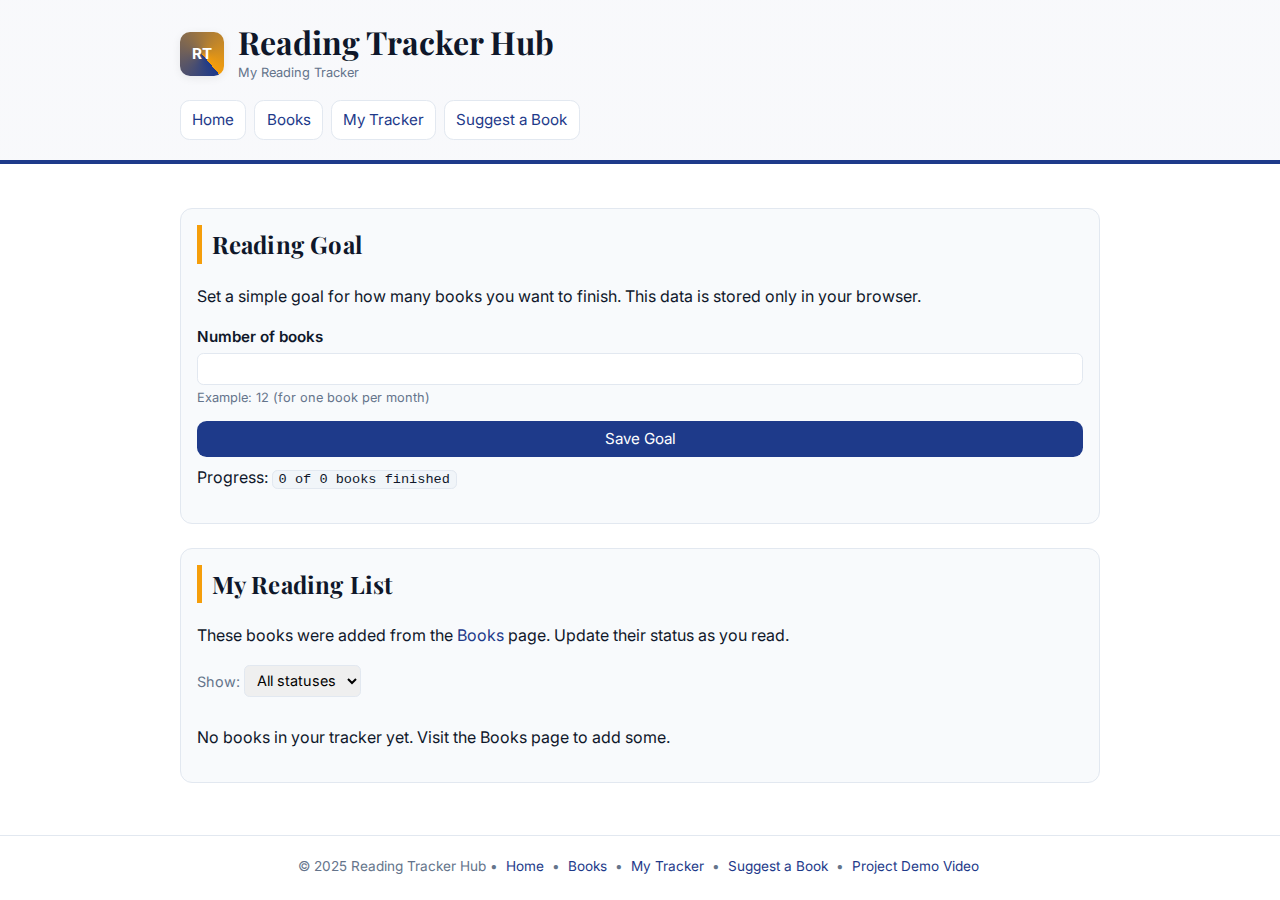
<file: finalproject/tracker.html>
<!DOCTYPE html>
<html lang="en">
  <head>
    <!-- Required meta -->
    <meta charset="UTF-8" />
    <meta name="viewport" content="width=device-width, initial-scale=1" />

    <title>Reading Tracker Hub – My Tracker</title>

    <!-- Page meta -->
    <meta
      name="description"
      content="View and update your personal reading tracker, including book statuses, notes, and your reading goal."
    />
    <meta name="author" content="Samuel Apusiyine Avike" />

    <!-- Open Graph -->
    <meta property="og:title" content="Reading Tracker Hub – My Tracker" />
    <meta
      property="og:description"
      content="Keep track of the books you want to read, are reading, and have finished, and update your reading goal."
    />
    <meta
      property="og:image"
      content="https://samuelavike1.github.io/wdd231/finalproject/images/og-reading-tracker.jpg"
    />
    <meta
      property="og:url"
      content="https://samuelavike1.github.io/wdd231/finalproject/tracker.html"
    />
    <meta property="og:type" content="website" />

    <!-- Favicon -->
    <link rel="icon" href="images/favicon-rt.png" type="image/png" />

    <!-- Google Fonts with preconnect -->
    <link rel="preconnect" href="https://fonts.googleapis.com" />
    <link rel="preconnect" href="https://fonts.gstatic.com" crossorigin />
    <link
      href="https://fonts.googleapis.com/css2?family=Inter:wght@400;600;700&family=Playfair+Display:wght@700&display=swap"
      rel="stylesheet"
    />

    <!-- Local CSS -->
    <link rel="stylesheet" href="styles/base.css" />
    <link rel="stylesheet" href="styles/normalize.css" />
  </head>
  <body>
    <header>
      <div class="wrap">
        <div class="brand">
          <div class="logo" aria-hidden="true"></div>
          <div class="title">
            <h1>Reading Tracker Hub</h1>
            <small>My Reading Tracker</small>
          </div>
        </div>
        <div class="navigation-wrapper">
          <button
            class="menu-toggle-btn"
            type="button"
            aria-label="Toggle navigation"
            aria-expanded="false"
          >
            <span class="bars" aria-hidden="true"></span>
            <span>Menu</span>
          </button>
          <nav class="navigation-menu" aria-label="Main navigation">
            <a href="index.html">Home</a>
            <a href="books.html">Books</a>
            <a href="tracker.html">My Tracker</a>
            <a href="form.html">Suggest a Book</a>
            <!-- <a href="attributions.html">Attributions</a> -->
          </nav>
        </div>
      </div>
    </header>

    <main class="wrap">
      <section aria-labelledby="goal-h">
        <h2 id="goal-h">Reading Goal</h2>
        <p>
          Set a simple goal for how many books you want to finish. This data is
          stored only in your browser.
        </p>
        <form id="goalForm" class="form-layout">
          <div class="form-field">
            <label for="goalInput">Number of books</label>
            <input type="number" id="goalInput" name="goal" min="0" step="1" />
            <small>Example: 12 (for one book per month)</small>
          </div>
          <button class="button button-primary" type="submit">Save Goal</button>
        </form>
        <p class="progress-text">
          Progress:
          <span class="kbd" id="goalProgressText">0 of 0 books finished</span>
        </p>
      </section>

      <section aria-labelledby="tracker-h">
        <h2 id="tracker-h">My Reading List</h2>
        <p>
          These books were added from the <a href="books.html">Books</a> page.
          Update their status as you read.
        </p>

        <div class="controls">
          <label>
            Show:
            <select id="statusFilter" name="status">
              <option value="all">All statuses</option>
              <option value="to-read">To Read</option>
              <option value="in-progress">In Progress</option>
              <option value="finished">Finished</option>
            </select>
          </label>
        </div>

        <div
          id="trackerContainer"
          class="tracker-list"
          aria-live="polite"
        ></div>
      </section>
    </main>

    <footer>
      <span>© 2025 Reading Tracker Hub</span> • <a href="index.html">Home</a> •
      <a href="books.html">Books</a> • <a href="tracker.html">My Tracker</a> •
      <a href="form.html">Suggest a Book</a> •
      <!-- <a href="attributions.html">Attributions</a> • -->
      <a href="https://youtu.be/GO1c79sHPgQ" target="_blank" rel="noopener">
        Project Demo Video
      </a>
    </footer>

    <script type="module" src="scripts/main.js"></script>
    <script type="module" src="scripts/tracker.js"></script>
  </body>
</html>
</file>
<file: styles/base.css>
/* ===== Base ===== */
:root {
    --color-bg: #ffffff;
    --color-text: #0f172a;
    /* slate-900 */
    --color-muted: #64748b;
    /* slate-500 */
    --color-primary: #1e3a8a;
    /* blue-900 */
    --color-accent: #f59e0b;
    /* amber-500 */
    --chip-border: #e2e8f0;
    /* slate-200 */
    --card: #f8fafc;
    /* slate-50 */
    --ring: #93c5fd;
    /* light blue ring */
}

* {
    box-sizing: border-box;
}

html,
body {
    height: 100%;
}

body {
    margin: 0;
    font-family: Inter, system-ui, -apple-system, Segoe UI, Roboto, Arial, "Noto Sans", sans-serif;
    color: var(--color-text);
    background: var(--color-bg);
    line-height: 1.6;
}

.wrap {
    max-width: 960px;
    margin-inline: auto;
    padding: 1rem;
}

a {
    color: var(--color-primary);
    text-decoration: none;
}

a:hover {
    text-decoration: underline;
}

img {
    max-width: 100%;
    display: block;
}

/* ===== Header / Branding ===== */
.site-header {
    border-bottom: 4px solid var(--color-primary);
    background: linear-gradient(0deg, rgba(30, 58, 138, 0.03), rgba(30, 58, 138, 0.03));
}

.brand {
    display: flex;
    align-items: center;
    justify-content: space-between;
    gap: .75rem;
}

.brand-link {
    display: inline-flex;
    align-items: center;
    gap: .85rem;
    text-decoration: none;
}

.logo {
    width: 44px;
    height: 44px;
    border-radius: 10px;
    box-shadow: 0 2px 10px rgba(0, 0, 0, .07);
}

.brand-text {
    display: grid;
    line-height: 1.25;
}

.site-title {
    font-weight: 700;
}

.site-subtitle {
    color: var(--color-muted);
    font-size: .95rem;
}

/* ===== Nav (mobile first) ===== */
.menu-button {
    border: 1px solid var(--chip-border);
    background: #fff;
    padding: .5rem .65rem;
    border-radius: .6rem;
    font-size: 1.1rem;
}

.menu-button:focus-visible {
    outline: 3px solid var(--ring);
    outline-offset: 2px;
}

/* Hamburger icon (three bars) */
.hamburger::before {
    content: "\2630";
    /* ☰ */
    display: inline-block;
    line-height: 1;
    font-size: 1.1rem;
}

/* When menu is open, show “×” */
.hamburger.show::before {
    content: "\00D7";
    /* × */
}

/* remove any default inner text spacing from the button */
.menu-button {
    width: 2.25rem;
    height: 2.25rem;
    display: inline-grid;
    place-items: center;
    padding: 0;
}

.site-nav {
    display: none;
    border-top: 1px solid var(--chip-border);
    background: #fff;
}

.site-nav.open {
    display: block;
}

.site-nav ul {
    list-style: none;
    padding: .5rem;
    margin: 0;
}

.site-nav li+li {
    margin-top: .25rem;
}

.site-nav a {
    display: block;
    padding: .6rem .7rem;
    border: 1px solid var(--chip-border);
    border-radius: .6rem;
    background: #fff;
}

.site-nav a.active,
.site-nav a[aria-current="page"] {
    background: var(--card);
    border-color: var(--color-accent);
    box-shadow: 0 0 0 3px rgba(245, 158, 11, .15) inset;
}

/* ===== Main ===== */
main h1 {
    margin: 1rem 0 .5rem;
    font-size: clamp(1.35rem, 2.8vw + .6rem, 2rem);
}

section {
    margin-top: 1rem;
    padding: 1rem;
    background: var(--card);
    border: 1px solid var(--chip-border);
    border-radius: 12px;
}

section h2 {
    margin: 0 0 .5rem;
    border-left: .35rem solid var(--color-accent);
    padding-left: .6rem;
}

.intro-grid {
    display: grid;
    gap: 1rem;
    align-items: start; 
}

.student-photo {
    display: block;
    width: 100%;
    max-width: 260px;
    /* adjusts nicely on small screens */
    height: auto;
    border-radius: 12px;
    border: 1px solid var(--chip-border);
    box-shadow: 0 2px 8px rgba(0, 0, 0, .06);
 }

/* Controls (chips) */
.controls {
    display: flex;
    flex-wrap: wrap;
    gap: .5rem;
    align-items: center;
    margin-bottom: .75rem;
}

.chip {
    display: inline-block;
    padding: .45rem .7rem;
    border: 1px solid var(--chip-border);
    border-radius: .6rem;
    background: #fff;
    cursor: pointer;
}

.chip.active {
    border-color: var(--color-accent);
    box-shadow: 0 0 0 3px rgba(245, 158, 11, .15) inset;
}

.credits {
    margin-left: auto;
    color: var(--color-muted);
    font-weight: 600;
}

/* Courses grid + cards */
.courses-grid {
    display: grid;
    gap: .75rem;
    grid-template-columns: repeat(auto-fit, minmax(240px, 1fr));
}

.card {
    background: #fff;
    border: 1px solid var(--chip-border);
    border-radius: .75rem;
    padding: .9rem;
}

.card h3 {
    margin: .25rem 0 .35rem;
    font-size: 1.05rem;
}

.meta {
    color: var(--color-muted);
    font-size: .95rem;
    display: flex;
    gap: .5rem;
    flex-wrap: wrap;
}

.badge {
    display: inline-flex;
    align-items: center;
    gap: .35rem;
    padding: .25rem .5rem;
    border: 1px solid var(--chip-border);
    border-radius: .5rem;
    background: #fff;
    font-size: .85rem;
    color: #334155;
}

.card.completed {
    border-color: #10b981;
    /* emerald-500 */
    box-shadow: 0 0 0 3px rgba(16, 185, 129, .12) inset;
}

.card.completed .badge {
    border-color: #10b981;
    color: #065f46;
}

/* Links list */
.links {
    padding-left: 1.2rem;
}

.links li+li {
    margin-top: .25rem;
}

.hint {
    color: var(--color-muted);
    font-size: .95rem;
}

/* ===== Footer ===== */
.site-footer {
    margin-top: 2rem;
    padding: 1.25rem 0;
    border-top: 1px solid var(--chip-border);
    color: var(--color-muted);
}

.footer-grid {
    display: grid;
    gap: .75rem;
}

.social {
    display: flex;
    gap: .6rem;
    align-items: center;
}

.social a {
    display: inline-flex;
    align-items: center;
    justify-content: center;
    width: 36px;
    height: 36px;
    border: 1px solid var(--chip-border);
    border-radius: .6rem;
    background: #fff;
}

.social a:hover {
    outline: 2px solid rgba(30, 58, 138, .15);
}

/* Utilities */
.visually-hidden {
    position: absolute !important;
    height: 1px;
    width: 1px;
    overflow: hidden;
    clip: rect(1px, 1px, 1px, 1px);
}
</file>
<file: styles/larger.css>
@media (min-width: 820px) {
  .brand {
    gap: 1rem;
  }

  .menu-button {
    display: none;
  }

  .site-nav {
    display: block;
    border-top: none;
    background: transparent;
  }

  .site-nav ul {
    display: flex;
    gap: .5rem;
    padding: .75rem 1rem;
    margin: 0 auto;
    max-width: 960px;
  }

  .site-nav li+li {
    margin-top: 0;
  }

  .site-nav a {
    background: #fff;
    transition: transform .08s ease-in-out;
  }

  .site-nav a:hover {
    text-decoration: none;
    transform: translateY(-1px);
  }

  .footer-grid {
    grid-template-columns: 1fr auto auto;
    align-items: center;
  }

    .intro-grid {
      grid-template-columns: 2fr 1fr;
      gap: 1.25rem;
    }
  
    .student-photo {
      max-width: 215px;
    }
}
</file>
<file: finalproject/styles/base.css>
/* ===== Root Colors and Typography ===== */
:root {
    --color-bg: #ffffff;
    --color-text: #0f172a;
    /* slate-900 */
    --color-muted: #64748b;
    /* slate-500 */
    --color-primary: #1e3a8a;
    /* blue-900 */
    --color-accent: #f59e0b;
    /* amber-500 */
    --chip-border: #e2e8f0;
    /* slate-200 */
    --card: #f8fafc;
    /* slate-50 */

    --radius-lg: 12px;
}

* {
    box-sizing: border-box;
}

html,
body {
    height: 100%;
}

body {
    margin: 0;
    font-family: Inter, system-ui, -apple-system, Segoe UI, Roboto, Arial, "Noto Sans", sans-serif;
    color: var(--color-text);
    background: var(--color-bg);
    line-height: 1.6;
}

/* Utility */
.wrap {
    max-width: 960px;
    margin-inline: auto;
    padding: 1.25rem;
}

a {
    color: var(--color-primary);
    text-decoration: none;
}

a:hover {
    text-decoration: underline;
}

/* ===== Header & Nav ===== */
header {
    border-bottom: 4px solid var(--color-primary);
    background: linear-gradient(0deg, rgba(30, 58, 138, 0.03), rgba(30, 58, 138, 0.03));
}

.brand {
    display: flex;
    align-items: center;
    gap: .85rem;
    padding: .25rem 0;
}

.logo {
    width: 44px;
    height: 44px;
    border-radius: 10px;
    background: conic-gradient(from 140deg, var(--color-primary), var(--color-accent));
    box-shadow: 0 2px 10px rgba(0, 0, 0, .07);
    position: relative;
}

.logo::after {
    content: "RT";
    position: absolute;
    inset: 0;
    display: grid;
    place-items: center;
    color: #fff;
    font-weight: 700;
    font-size: .95rem;
    letter-spacing: .5px;
}

.title h1 {
    margin: 0;
    font-family: "Playfair Display", serif;
    font-weight: 700;
    line-height: 1.15;
    font-size: clamp(1.35rem, 2.8vw + .6rem, 2rem);
}

.title small {
    color: var(--color-muted);
    display: block;
    margin-top: .15rem;
}

/* Nav */
.navigation-wrapper {
    display: flex;
    align-items: center;
    justify-content: space-between;
    gap: 1rem;
    margin-top: .75rem;
}

.navigation-menu {
    display: flex;
    gap: .5rem;
    flex-wrap: wrap;
}

.navigation-menu a {
    display: inline-block;
    padding: .45rem .7rem;
    border: 1px solid var(--chip-border);
    border-radius: .6rem;
    background: #fff;
    font-size: .95rem;
}

.navigation-menu a[aria-current="page"] {
    border-color: var(--color-primary);
    color: var(--color-primary);
    background: #eff6ff;
}

/* Hamburger for small screens */
.menu-toggle-btn {
    display: none;
    background: none;
    border: 1px solid var(--chip-border);
    border-radius: .5rem;
    padding: .35rem .55rem;
    font-size: .9rem;
    cursor: pointer;
    align-items: center;
    gap: .4rem;
    background: #fff;
}

.menu-toggle-btn span {
    display: inline-block;
}

.menu-toggle-btn .bars {
    width: 18px;
    height: 2px;
    background: var(--color-primary);
    box-shadow: 0 4px 0 var(--color-primary), 0 -4px 0 var(--color-primary);
}

@media (max-width: 720px) {
    .navigation-wrapper {
        flex-direction: column;
        align-items: flex-start;
    }

    .menu-toggle-btn {
        display: inline-flex;
    }

    .navigation-menu {
        display: none;
        flex-direction: column;
        width: 100%;
    }

    .navigation-menu.open {
        display: flex;
    }

    .navigation-menu a {
        width: 100%;
    }
}

/* ===== Layout ===== */
main {
    padding-block: 1rem 3rem;
}

section {
    margin-top: 1.5rem;
    padding: 1rem;
    background: var(--card);
    border: 1px solid var(--chip-border);
    border-radius: var(--radius-lg);
}

section h2 {
    margin-top: 0;
    font-family: "Playfair Display", serif;
    letter-spacing: .2px;
    border-left: .35rem solid var(--color-accent);
    padding-left: .6rem;
}

/* Hero */
.hero {
    display: grid;
    gap: 1rem;
}

.hero-title {
    font-family: "Playfair Display", serif;
    font-size: clamp(1.6rem, 2.6vw + .8rem, 2.2rem);
    margin: 0 0 .5rem;
}

.hero-lead {
    color: var(--color-muted);
}

.hero-actions {
    margin-top: .75rem;
    display: flex;
    flex-wrap: wrap;
    gap: .5rem;
}

.button {
    display: inline-flex;
    align-items: center;
    justify-content: center;
    gap: .3rem;
    padding: .5rem .9rem;
    border-radius: .6rem;
    border: 1px solid transparent;
    cursor: pointer;
    font-size: .95rem;
}

.button-primary {
    background: var(--color-primary);
    color: #fff;
}

.button-secondary {
    background: #fff;
    border-color: var(--chip-border);
    color: var(--color-primary);
}

.button:hover {
    filter: brightness(0.97);
}

/* Feature cards layout */
.layout-flex {
    display: grid;
    gap: 1rem;
}

@media (min-width:768px) {
    .layout-cols-3 {
        grid-template-columns: repeat(3, minmax(0, 1fr));
    }
}

.feature-box {
    background: #fff;
    border: 1px solid var(--chip-border);
    border-radius: var(--radius-lg);
    padding: .8rem .9rem;
    display: flex;
    flex-direction: column;
    gap: .4rem;
}

.feature-box h3 {
    margin: .1rem 0;
    font-size: 1.05rem;
}

.feature-box p {
    margin: 0;
    color: var(--color-muted);
    font-size: .95rem;
}

/* Stats chips */
.stats-row {
    display: flex;
    flex-wrap: wrap;
    gap: .75rem;
    margin-top: .5rem;
}

.stat {
    padding: .6rem .8rem;
    border-radius: .75rem;
    background: #fff;
    border: 1px solid var(--chip-border);
    font-size: .9rem;
}

.stat b {
    display: block;
}

/* Books page */
.controls {
    display: flex;
    flex-wrap: wrap;
    gap: .75rem;
    margin-bottom: .75rem;
}

.controls label {
    font-size: .9rem;
    color: var(--color-muted);
}

.controls input,
.controls select {
    padding: .35rem .5rem;
    border-radius: .35rem;
    border: 1px solid var(--chip-border);
    font-size: .9rem;
}

/* Book items */
.books-layout {
    display: grid;
    gap: 1rem;
}

@media (min-width:640px) {
    .books-layout {
        grid-template-columns: repeat(2, minmax(0, 1fr));
    }
}

@media (min-width:960px) {
    .books-layout {
        grid-template-columns: repeat(3, minmax(0, 1fr));
    }
}

.book-item {
    display: flex;
    flex-direction: column;
    height: 100%;
}

.book-item img {
    width: 100%;
    aspect-ratio: 3 / 4;
    max-height: 180px;
    border-radius: .6rem;
    border: 1px solid var(--chip-border);
    object-fit: cover;
    flex-shrink: 0;
}

.book-item h3,
.book-item .book-meta,
.book-item .badge{
  margin-bottom:.25rem;
}

.book-meta {
    font-size: .9rem;
    color: var(--color-muted);
}

.badge {
    display: inline-flex;
    align-items: center;
    padding: .15rem .4rem;
    border-radius: .5rem;
    background: #fef3c7;
    color: #92400e;
    font-size: .8rem;
}

.course-note {
    display: inline-flex;
    align-items: center;
    padding: .15rem .4rem;
    border-radius: .5rem;
    background: #fef3c7;
    color: #92400e;
    font-size: .8rem;
}

/* Tracker */
.tracker-list {
    display: grid;
    gap: 1rem;
}

.tracker-item {
    background: #fff;
    border-radius: var(--radius-lg);
    border: 1px solid var(--chip-border);
    padding: .8rem;
    display: flex;
    flex-direction: column;
    gap: .4rem;
}

.tracker-controls {
    display: flex;
    flex-wrap: wrap;
    gap: .5rem;
    align-items: center;
}

.tracker-controls select,
.tracker-controls textarea,
.tracker-controls input {
    font-size: .9rem;
    padding: .3rem .45rem;
    border-radius: .35rem;
    border: 1px solid var(--chip-border);
}

.tracker-controls textarea {
    width: 100%;
    min-height: 60px;
}

/* Form layout */
.form-layout {
    display: grid;
    gap: .8rem;
}

.form-field {
    display: flex;
    flex-direction: column;
    gap: .2rem;
}

.form-field label {
    font-weight: 600;
    font-size: .95rem;
}

.form-field input,
.form-field select,
.form-field textarea {
    padding: .4rem .55rem;
    border-radius: .4rem;
    border: 1px solid var(--chip-border);
    font-size: .95rem;
}

.form-field small {
    font-size: .8rem;
    color: var(--color-muted);
}

/* Modal */
.details-backdrop {
    position: fixed;
    inset: 0;
    background: rgba(15, 23, 42, .5);
    display: none;
    align-items: center;
    justify-content: center;
    z-index: 50;
}

.details-backdrop.open {
    display: flex;
}

.details-panel {
    max-width: 520px;
    width: 92%;
    background: #fff;
    border-radius: var(--radius-lg);
    border: 1px solid var(--chip-border);
    padding: 1rem 1.1rem;
    box-shadow: 0 10px 30px rgba(15, 23, 42, .25);
}

.details-header {
    display: flex;
    justify-content: space-between;
    align-items: center;
    gap: .5rem;
}

.details-header h3 {
    margin: 0;
    font-family: "Playfair Display", serif;
}

.close-button {
    background: none;
    border: none;
    font-size: 1.3rem;
    cursor: pointer;
}

.details-content {
    margin-top: .5rem;
    font-size: .95rem;
}

/* Footer */
footer {
    margin-top: 2rem;
    padding: 1.25rem;
    text-align: center;
    color: var(--color-muted);
    border-top: 1px solid var(--chip-border);
    font-size: .85rem;
}

footer a {
    margin-inline: .25rem;
}

/* Small helper */
.kbd {
    font-family: ui-monospace, SFMono-Regular, Menlo, Monaco, Consolas, "Liberation Mono", "Courier New", monospace;
    font-size: .85rem;
    background: #f1f5f9;
    border: 1px solid #e2e8f0;
    border-radius: .35rem;
    padding: .05rem .35rem;
}

/* Utility classes */
.hidden {
    display: none;
}

.progress-text {
    margin-top: .5rem;
}

.back-link {
    margin-top: 1rem;
}

.error-message {
    color: #b91c1c;
}

.book-actions {
    margin-top: .5rem;
    display: flex;
    flex-direction: row;
    flex-wrap: wrap;
    gap: .4rem;
}
</file>
<file: styles/prophets.css>
/* ===== Tokens (mirrors your site-plan styling) ===== */
:root {
    --color-bg: #ffffff;
    --color-text: #0f172a;
    /* slate-900 */
    --color-muted: #64748b;
    /* slate-500 */
    --color-primary: #1e3a8a;
    /* blue-900 */
    --color-accent: #f59e0b;
    /* amber-500 */
    --chip-border: #e2e8f0;
    /* slate-200 */
    --card: #f8fafc;
    /* slate-50 */

    --radius: 14px;
    --shadow: 0 6px 20px rgba(2, 6, 23, .06);
}

/* ===== Base ===== */
* {
    box-sizing: border-box;
}

html,
body {
    height: 100%;
}

body {
    margin: 0;
    font-family: Inter, system-ui, -apple-system, Segoe UI, Roboto, Arial, "Noto Sans", sans-serif;
    color: var(--color-text);
    background: var(--color-bg);
    line-height: 1.6;
}

img {
    max-width: 100%;
    display: block;
}

h1,
h2 {
    font-family: "Playfair Display", serif;
    margin: 0 0 .4rem;
}

a {
    color: var(--color-primary);
    text-decoration: none;
}

a:hover {
    text-decoration: underline;
}

.wrap {
    max-width: 1000px;
    margin-inline: auto;
    padding: 1.25rem;
}

/* ===== Header ===== */
header {
    border-bottom: 4px solid var(--color-primary);
    background: linear-gradient(0deg, rgba(30, 58, 138, 0.03), rgba(30, 58, 138, 0.03));
}

.brand {
    display: flex;
    align-items: center;
    gap: .9rem;
}

.logo {
    width: 48px;
    height: 48px;
    border-radius: 12px;
    background: conic-gradient(from 140deg, var(--color-primary), var(--color-accent));
    box-shadow: 0 2px 10px rgba(0, 0, 0, .07);
    position: relative;
}

.logo::after {
    content: "LP";
    /* Latter-day Prophets */
    position: absolute;
    inset: 0;
    display: grid;
    place-items: center;
    color: white;
    font-weight: 700;
    font-size: .95rem;
    letter-spacing: .5px;
}

.title small {
    color: var(--color-muted);
    display: block;
    margin-top: .1rem;
}

/* ===== Panel ===== */
.panel {
    margin-top: 1.25rem;
    background: var(--card);
    border: 1px solid var(--chip-border);
    border-radius: var(--radius);
    padding: 1rem;
}

.panel>h2 {
    border-left: .35rem solid var(--color-accent);
    padding-left: .6rem;
}

/* ===== Cards grid (auto-fit, no media queries needed) ===== */
.cards {
    display: grid;
    grid-template-columns: repeat(auto-fit, minmax(240px, 1fr));
    gap: 1rem;
    margin-top: 1rem;
}

/* ===== Card ===== */
.card {
    background: #fff;
    border: 1px solid var(--chip-border);
    border-radius: var(--radius);
    box-shadow: var(--shadow);
    overflow: hidden;
    display: grid;
    grid-template-rows: auto 1fr;
}

.card figure {
    margin: 0;
    background: #fff;
    padding: .6rem .6rem 0;
}

.card .portrait {
    border: 1px solid var(--chip-border);
    border-radius: 10px;
    width: 100%;
    height: auto;
}

.card .content {
    padding: .8rem .9rem 1rem;
}

.card h3 {
    margin: .1rem 0 .35rem;
    font-size: 1.1rem;
    color: var(--color-primary);
}

.meta {
    display: grid;
    gap: .2rem;
    font-size: .95rem;
}

.meta b {
    color: var(--color-text);
}

.muted {
    color: var(--color-muted);
}

/* ===== Status (loading/error) ===== */
.status {
    margin-top: 1rem;
    border: 1px dashed var(--chip-border);
    background: #fff;
    border-radius: 10px;
    padding: .8rem;
    color: var(--color-muted);
}

/* ===== Footer ===== */
footer {
    margin-top: 2rem;
    padding: 1rem 0;
    color: var(--color-muted);
    border-top: 1px solid var(--chip-border);
}
</file>
<file: chamber/styles/base.css>
:root {
    --color-bg: #ffffff;
    --color-text: #0f172a;
    --color-muted: #64748b;
    --color-primary: #1e3a8a;
    --color-accent: #f59e0b;
    --chip-border: #e2e8f0;
    --card: #f8fafc;
    --ring: #93c5fd;
}

body {
    font-family: Inter, system-ui, -apple-system, Segoe UI, Roboto, Arial, "Noto Sans", sans-serif;
    color: var(--color-text);
    background: var(--color-bg);
    line-height: 1.6;
}

.wrap {
    max-width: 960px;
    margin-inline: auto;
    padding: 1rem
}

a {
    color: var(--color-primary);
    text-decoration: none
}

a:hover {
    text-decoration: underline
}

img.logo {
    border-radius: 10px;
    box-shadow: 0 2px 10px rgba(0, 0, 0, .07)
}

/* Header/brand/nav reused from W01 */
.site-header {
    border-bottom: 4px solid var(--color-primary);
    background: linear-gradient(0deg, rgba(30, 58, 138, .03), rgba(30, 58, 138, .03))
}

.brand {
    display: flex;
    align-items: center;
    justify-content: space-between;
    gap: .75rem
}

.brand-link {
    display: inline-flex;
    align-items: center;
    gap: .85rem
}

.brand-text {
    display: grid;
    line-height: 1.2
}

.site-title {
    font-weight: 700
}

.site-subtitle {
    color: var(--color-muted);
    font-size: .95rem
}

.menu-button {
    border: 1px solid var(--chip-border);
    background: #fff;
    width: 2.25rem;
    height: 2.25rem;
    display: inline-grid;
    place-items: center;
    border-radius: .6rem
}

.menu-button:focus-visible {
    outline: 3px solid var(--ring);
    outline-offset: 2px
}

.hamburger::before {
    content: "\2630";
    font-size: 1.1rem;
    line-height: 1
}

.hamburger.show::before {
    content: "\00D7"
}

.site-nav {
    display: none;
    border-top: 1px solid var(--chip-border);
    background: #fff
}

.site-nav.open {
    display: block
}

.site-nav ul {
    list-style: none;
    margin: 0;
    padding: .5rem
}

.site-nav li+li {
    margin-top: .25rem
}

.site-nav a {
    display: block;
    padding: .6rem .7rem;
    border: 1px solid var(--chip-border);
    border-radius: .6rem;
    background: #fff
}

.site-nav a.active,
.site-nav a[aria-current="page"] {
    background: var(--card);
    border-color: var(--color-accent);
    box-shadow: 0 0 0 3px rgba(245, 158, 11, .15) inset
}

/* Sections */
h1 {
    margin: 1rem 0 .5rem;
    font-size: clamp(1.35rem, 2.8vw + .6rem, 2rem)
}

section {
    margin-top: 1rem;
    padding: 1rem;
    background: var(--card);
    border: 1px solid var(--chip-border);
    border-radius: 12px
}

section h2 {
    margin: 0 0 .5rem;
    border-left: .35rem solid var(--color-accent);
    padding-left: .6rem
}

/* Controls */
.controls {
    display: flex;
    flex-wrap: wrap;
    gap: .5rem;
    align-items: center;
    margin-bottom: .75rem
}

.chip {
    display: inline-block;
    padding: .45rem .7rem;
    border: 1px solid var(--chip-border);
    border-radius: .6rem;
    background: #fff;
    cursor: pointer
}

.chip.active {
    border-color: var(--color-accent);
    box-shadow: 0 0 0 3px rgba(245, 158, 11, .15) inset
}

.credits {
    margin-left: auto;
    color: var(--color-muted);
    font-weight: 600
}

/* Directory Grid/List */
.members {
    display: grid;
    gap: .75rem
}

.members.grid {
    grid-template-columns: repeat(auto-fit, minmax(240px, 1fr))
}

.card {
    background: #fff;
    border: 1px solid var(--chip-border);
    border-radius: .75rem;
    padding: .9rem;
    display: grid;
    grid-template-columns: 64px 1fr;
    gap: .75rem;
    align-items: center
}

.card img {
    width: 64px;
    height: 64px;
    object-fit: contain;
    border-radius: .5rem;
    border: 1px solid var(--chip-border);
    background: #fff
}

.card h3 {
    margin: .1rem 0 .25rem;
    font-size: 1.05rem
}

.card .meta {
    color: var(--color-muted);
    font-size: .95rem
}

.badges {
    display: flex;
    gap: .35rem;
    flex-wrap: wrap;
    margin-top: .35rem
}

.badge {
    padding: .15rem .45rem;
    border: 1px solid var(--chip-border);
    border-radius: .5rem;
    font-size: .8rem;
    background: #fff
}

.badge.gold {
    border-color: #d97706
}

.badge.silver {
    border-color: #64748b
}

/* List layout */
.members.list {
    grid-template-columns: 1fr
}

.members.list .card {
    grid-template-columns: 64px 2fr 1fr;
    align-items: center
}

.members.list .card a {
    word-break: break-all
}

/* Footer */
.site-footer {
    margin-top: 2rem;
    padding: 1.25rem 0;
    border-top: 1px solid var(--chip-border);
    color: var(--color-muted)
}

.footer-grid {
    display: grid;
    gap: .75rem
}

.social {
    display: flex;
    gap: .6rem;
    align-items: center
}

.social a {
    display: inline-flex;
    align-items: center;
    justify-content: center;
    width: 36px;
    height: 36px;
    border: 1px solid var(--chip-border);
    border-radius: .6rem;
    background: #fff
}
</file>
<file: chamber/styles/larger.css>
@media (min-width:820px) {
    .menu-button {
        display: none
    }

    .site-nav {
        display: block;
        border-top: none;
        background: transparent
    }

    .site-nav ul {
        display: flex;
        gap: .5rem;
        padding: .75rem 1rem;
        margin: 0 auto;
        max-width: 960px
    }

    .site-nav li+li {
        margin-top: 0
    }

    .footer-grid {
        grid-template-columns: 1fr auto;
        align-items: center
    }
}
</file>
<file: chamber/styles/discover.css>
/* Visit message */
.visit-msg {
    margin: 1rem 0;
    padding: .8rem 1rem;
    background: var(--card);
    border: 1px solid var(--chip-border);
    border-radius: .75rem;
}

/* Grid container with named areas */
.discover-grid {
    display: grid;
    gap: .75rem;
}

/* Card base */
.place {
    background: #fff;
    border: 1px solid var(--chip-border);
    border-radius: .75rem;
    padding: .8rem;
    display: grid;
    gap: .5rem;
}

.place h2 {
    margin: .1rem 0 .25rem;
    font-size: 1.1rem
}

.place figure {
    margin: 0
}

.place img {
    width: 100%;
    height: auto;
    display: block;
    border-radius: .5rem;
    border: 1px solid var(--chip-border);
}

.place address {
    font-style: normal;
    color: var(--color-muted)
}

.place p {
    margin: .25rem 0 .25rem
}

.place .more {
    display: inline-block;
    margin-top: .25rem;
    padding: .35rem .6rem;
    border: 1px solid var(--chip-border);
    border-radius: .6rem;
    background: #fff;
}

/* SMALL: 320–640px (single column) */
@media (max-width: 640px) {
    .discover-grid {
        grid-template-columns: 1fr;
        grid-template-areas:
            "a" "b" "c" "d" "e" "f" "g" "h";
    }

    .place img {
        /* No hover effect on mobile */
        transition: none !important;
        filter: none !important;
    }
}

/* MEDIUM: 641–1024px (2 columns, mosaic) */
@media (min-width: 641px) and (max-width: 1024px) {
    .discover-grid {
        grid-template-columns: 1fr 1fr;
        grid-template-areas:
            "a b"
            "c d"
            "e f"
            "g h";
    }
}

/* LARGE: 1025px+ (3 columns, custom layout) */
@media (min-width: 1025px) {
    .discover-grid {
        grid-template-columns: repeat(3, 1fr);
        grid-template-areas:
            "a b c"
            "d e f"
            "g h h";
    }
}

/* Assign areas to each card (JS gives IDs p1..p8) */
#p1 {
    grid-area: a;
}

#p2 {
    grid-area: b;
}

#p3 {
    grid-area: c;
}

#p4 {
    grid-area: d;
}

#p5 {
    grid-area: e;
}

#p6 {
    grid-area: f;
}

#p7 {
    grid-area: g;
}

#p8 {
    grid-area: h;
}

/* Hover effect (disabled on mobile by media rule above) */
@media (min-width: 641px) {
    .place figure {
        overflow: hidden;
        border-radius: .5rem
    }

    .place img {
        transition: transform .25s ease, filter .25s ease;
    }

    .place img:hover {
        transform: scale(1.04);
        filter: contrast(1.05) saturate(1.05);
    }
}
</file>
<file: chamber/styles/join.css>
/* Layout next to cards on large screens; stacked on mobile */
.join-grid {
    display: grid;
    gap: 1rem;
}

.join-form {
    display: grid;
    gap: .75rem;
}

.join-form label {
    display: grid;
    gap: .35rem;
}

.join-form input[type="text"],
.join-form input[type="email"],
.join-form input[type="tel"],
.join-form select,
.join-form textarea {
    padding: .6rem .7rem;
    border: 1px solid var(--chip-border);
    border-radius: .6rem;
    background: #fff;
}

.cta-btn {
    padding: .6rem .9rem;
    border: 1px solid var(--color-accent);
    border-radius: .6rem;
    background: #fff;
    cursor: pointer;
}

.cta-btn:hover {
    box-shadow: 0 0 0 3px rgba(245, 158, 11, .15) inset;
}

.levels {
    display: grid;
    gap: .75rem;
}

.level-card {
    opacity: 0;
    transform: translateY(8px);
    padding: .9rem;
    background: #fff;
    border: 1px solid var(--chip-border);
    border-radius: .75rem;
    animation: fadeUp .6s ease forwards;
}

.level-card:nth-child(2) {
    animation-delay: .08s
}

.level-card:nth-child(3) {
    animation-delay: .16s
}

.level-card:nth-child(4) {
    animation-delay: .24s
}

.level-card h3 {
    margin: .1rem 0 .25rem;
}

.level-more {
    margin-top: .35rem;
}

.level-card.gold {
    border-color: #d97706
}

.level-card.silver {
    border-color: #64748b
}

.level-card.bronze {
    border-color: #a16207
}

.level-card.np {
    border-color: #16a34a
}

@keyframes fadeUp {
    to {
        opacity: 1;
        transform: translateY(0)
    }
}

/* dialog quick style */
dialog {
    border: 1px solid var(--chip-border);
    border-radius: .75rem;
    padding: 1rem;
}

dialog::backdrop {
    background: rgba(15, 23, 42, .45);
}

/* Large layout */
@media (min-width: 820px) {
    .join-grid {
        grid-template-columns: 2fr 1fr;
        align-items: start;
    }
}
</file>
